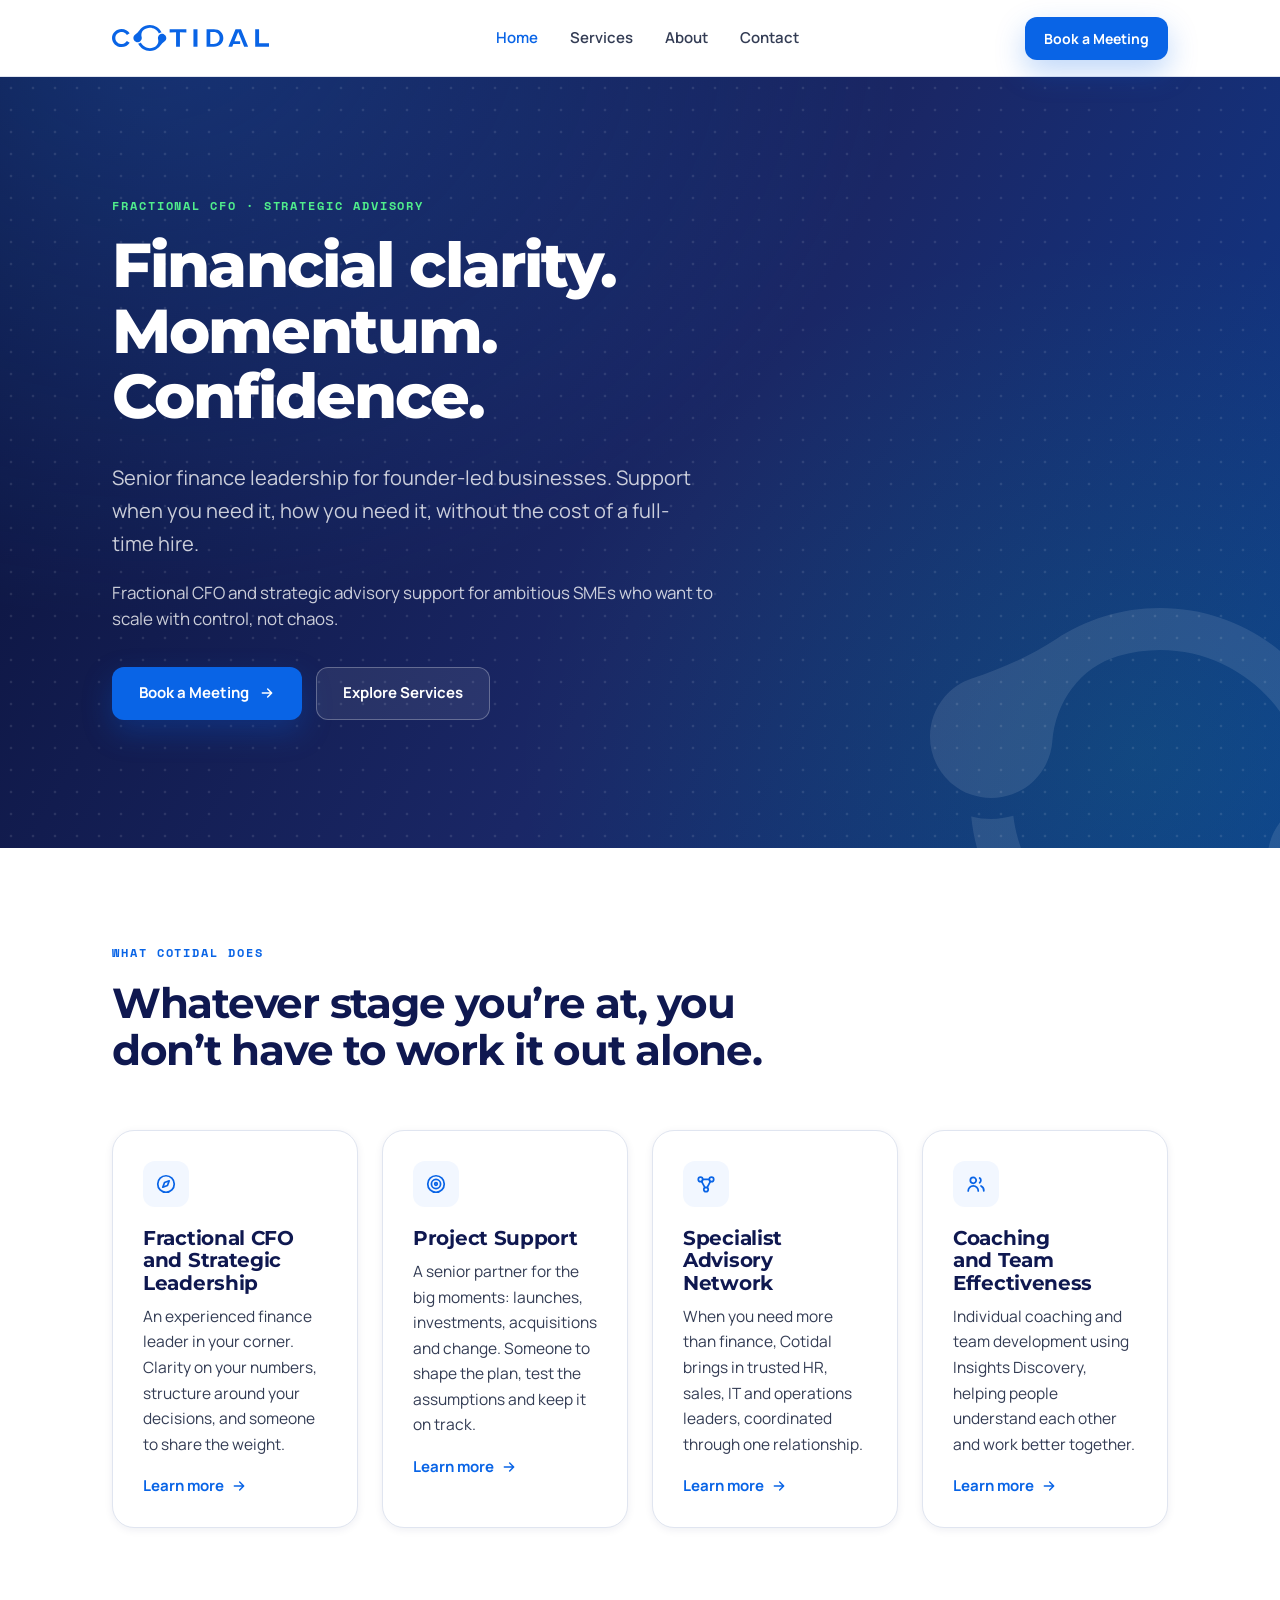
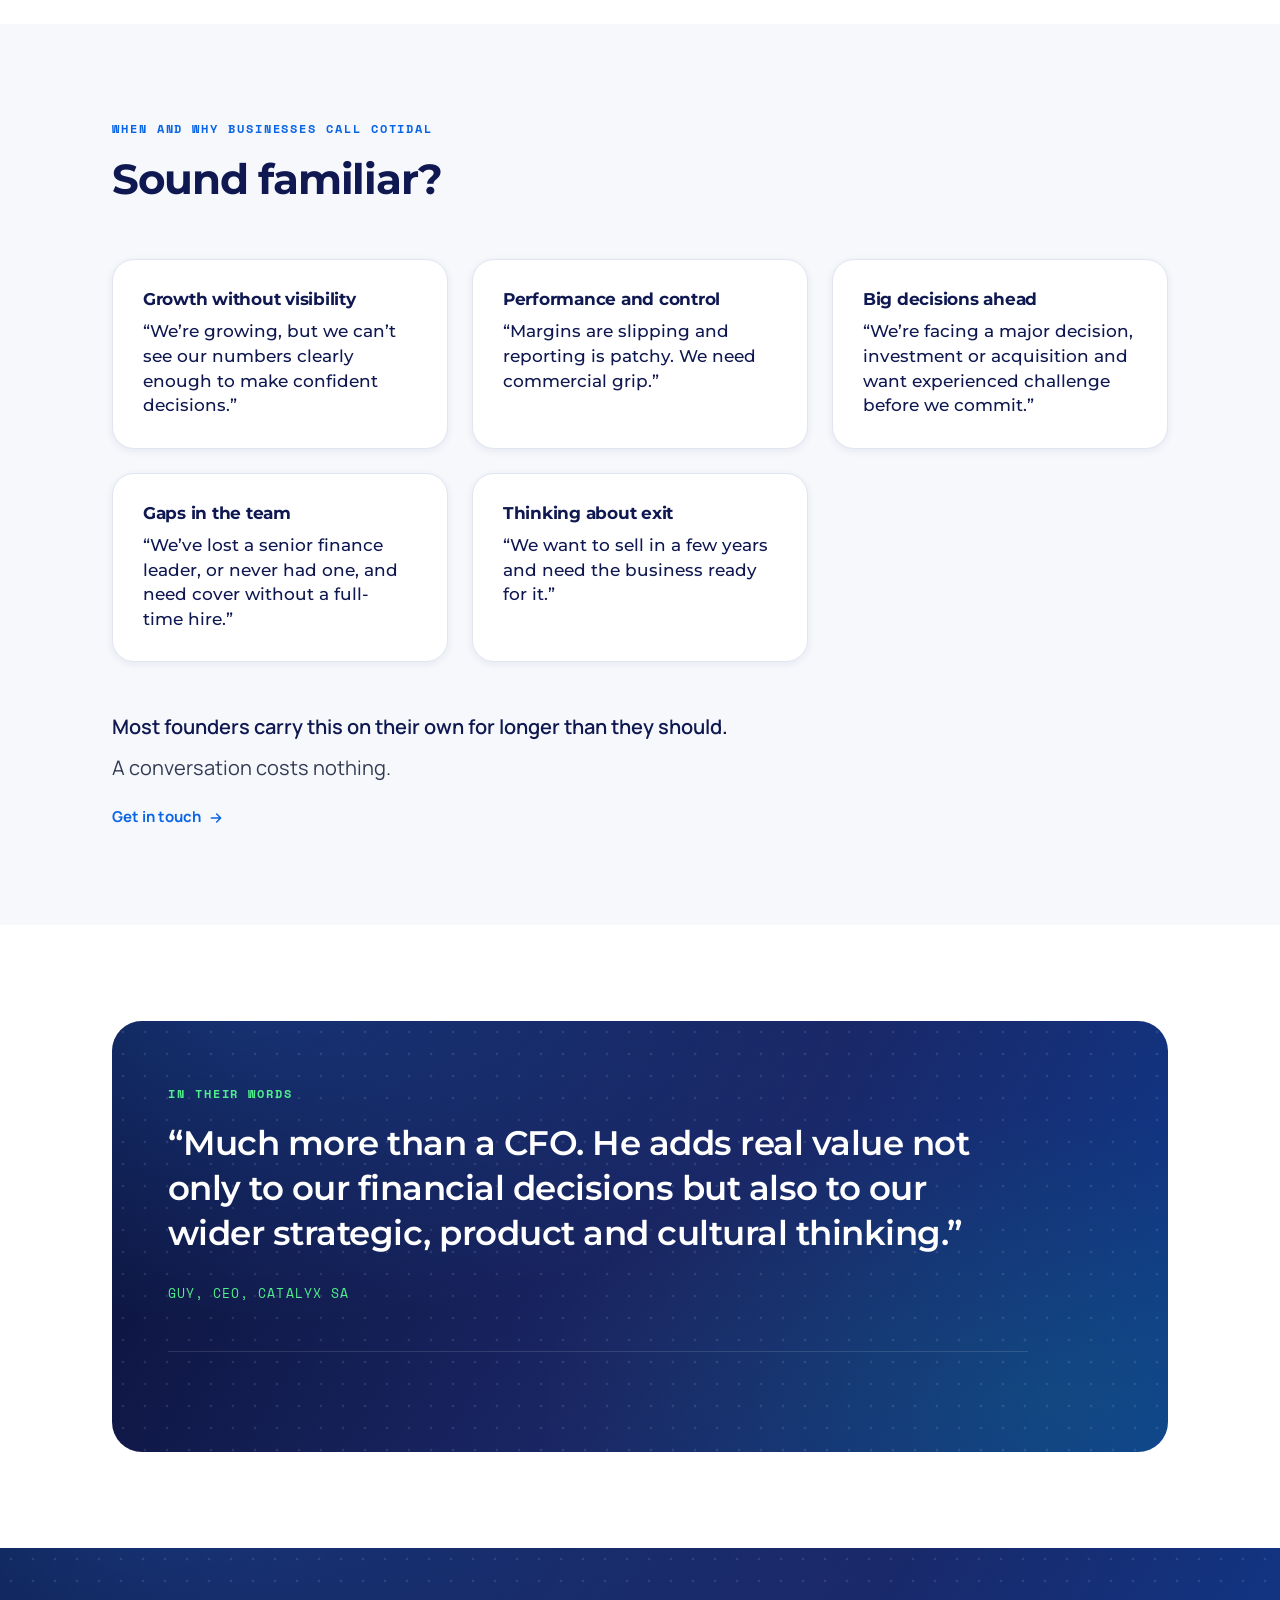
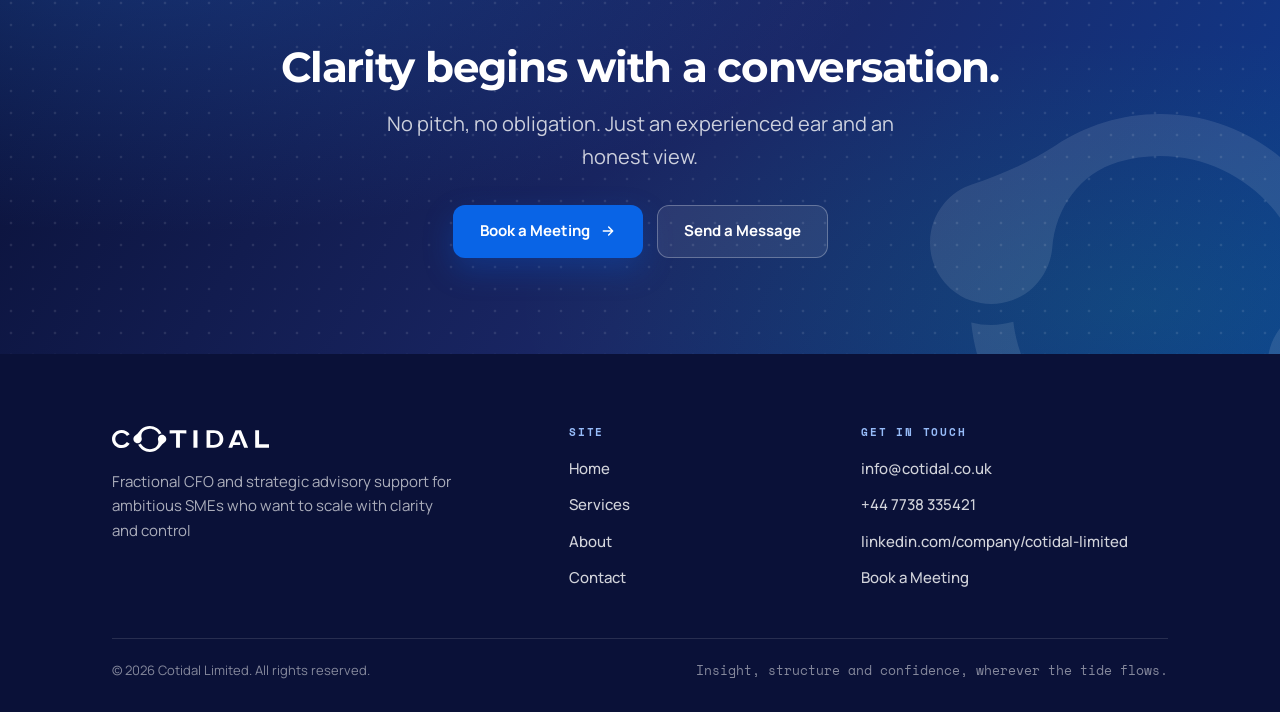
<file: index.html>
<!DOCTYPE html>
<html lang="en-GB">
<head>
<meta charset="utf-8">
<meta name="viewport" content="width=device-width, initial-scale=1">
<title>Cotidal | Fractional CFO and strategic advisory for ambitious SMEs</title>
<meta name="description" content="Senior finance leadership for founder-led businesses. Fractional CFO and strategic advisory support, when and how you need it.">
<link rel="icon" href="assets/favicon.png">
<link rel="stylesheet" href="assets/site.css">
</head>
<body>
<header class="nav">
  <div class="nav-inner">
    <a class="nav-logo" href="index.html" aria-label="Cotidal home"><img src="assets/cotidal-horizontal-main.svg" alt="Cotidal"></a>
    <button class="nav-toggle" id="navToggle" aria-label="Menu" aria-expanded="false"><svg viewBox="0 0 24 24" width="22" height="22" fill="none" stroke="currentColor" stroke-width="2" stroke-linecap="round"><path d="M4 7h16M4 12h16M4 17h16"/></svg></button>
    <nav class="nav-links" id="navLinks" data-open="false">
      <a href="index.html" aria-current="page">Home</a>
      <a href="services.html">Services</a>
      <a href="about.html">About</a>
      <a href="contact.html">Contact</a>
    </nav>
    <a class="btn btn-primary btn-sm" href="https://cal.com/tom-fitzgerald-seh8ar" target="_blank" rel="noopener">Book a Meeting</a>
  </div>
</header>
<main>

<section class="tide" style="padding:120px 0 128px">
  <div class="dots-layer"></div>
  <img class="orbit-mark" src="assets/cotidal-icon-whiteout.svg" alt="">
  <div class="wrap on-navy">
    <p class="eyebrow on-navy">FRACTIONAL CFO &middot; STRATEGIC ADVISORY</p>
    <h1 style="max-width:14ch">Financial clarity. Momentum. Confidence.</h1>
    <p class="lead" style="max-width:620px;margin-top:24px">Senior finance leadership for founder-led businesses. Support when you need it, how you need it, without the cost of a full-time hire.</p>
    <p style="max-width:620px;font-size:17px">Fractional CFO and strategic advisory support for ambitious SMEs who want to scale with control, not chaos.</p>
    <div class="btn-row" style="margin-top:36px">
      <a class="btn btn-primary" href="https://cal.com/tom-fitzgerald-seh8ar" target="_blank" rel="noopener">Book a Meeting <svg viewBox="0 0 24 24" width="16" height="16" fill="none" stroke="currentColor" stroke-width="2.2" stroke-linecap="round" stroke-linejoin="round"><path d="M5 12h13M13 6l6 6-6 6"/></svg></a>
      <a class="btn btn-ghost-inverse" href="services.html">Explore Services</a>
    </div>
  </div>
</section>

<section>
  <div class="wrap">
    <div class="section-head">
      <p class="eyebrow">WHAT COTIDAL DOES</p>
      <h2>Whatever stage you&rsquo;re at, you don&rsquo;t have to work it out alone.</h2>
    </div>
    <div class="grid grid-4">
      <article class="card card-hover">
        <div class="icon-badge"><svg viewBox="0 0 24 24" width="22" height="22" fill="none" stroke="currentColor" stroke-width="1.9" stroke-linecap="round" stroke-linejoin="round" ><circle cx="12" cy="12" r="9"/><path d="M15.5 8.5 13.6 13.6 8.5 15.5l1.9-5.1z"/></svg></div>
        <h3>Fractional CFO and Strategic Leadership</h3>
        <p>An experienced finance leader in your corner. Clarity on your numbers, structure around your decisions, and someone to share the weight.</p>
        <a class="textlink" href="services.html#fractional-cfo">Learn more <svg viewBox="0 0 24 24" width="16" height="16" fill="none" stroke="currentColor" stroke-width="2.2" stroke-linecap="round" stroke-linejoin="round"><path d="M5 12h13M13 6l6 6-6 6"/></svg></a>
      </article>
      <article class="card card-hover">
        <div class="icon-badge"><svg viewBox="0 0 24 24" width="22" height="22" fill="none" stroke="currentColor" stroke-width="1.9" stroke-linecap="round" stroke-linejoin="round" ><circle cx="12" cy="12" r="9"/><circle cx="12" cy="12" r="5"/><circle cx="12" cy="12" r="1.4"/></svg></div>
        <h3>Project Support</h3>
        <p>A senior partner for the big moments: launches, investments, acquisitions and change. Someone to shape the plan, test the assumptions and keep it on track.</p>
        <a class="textlink" href="services.html#project-support">Learn more <svg viewBox="0 0 24 24" width="16" height="16" fill="none" stroke="currentColor" stroke-width="2.2" stroke-linecap="round" stroke-linejoin="round"><path d="M5 12h13M13 6l6 6-6 6"/></svg></a>
      </article>
      <article class="card card-hover">
        <div class="icon-badge"><svg viewBox="0 0 24 24" width="22" height="22" fill="none" stroke="currentColor" stroke-width="1.9" stroke-linecap="round" stroke-linejoin="round" ><circle cx="6" cy="7" r="2.4"/><circle cx="18" cy="7" r="2.4"/><circle cx="12" cy="18" r="2.4"/><path d="M8.4 7h7.2M7.2 9.1 10.8 16M16.8 9.1 13.2 16"/></svg></div>
        <h3>Specialist Advisory Network</h3>
        <p>When you need more than finance, Cotidal brings in trusted HR, sales, IT and operations leaders, coordinated through one relationship.</p>
        <a class="textlink" href="services.html#advisory-network">Learn more <svg viewBox="0 0 24 24" width="16" height="16" fill="none" stroke="currentColor" stroke-width="2.2" stroke-linecap="round" stroke-linejoin="round"><path d="M5 12h13M13 6l6 6-6 6"/></svg></a>
      </article>
      <article class="card card-hover">
        <div class="icon-badge"><svg viewBox="0 0 24 24" width="22" height="22" fill="none" stroke="currentColor" stroke-width="1.9" stroke-linecap="round" stroke-linejoin="round" ><circle cx="9" cy="8" r="3.2"/><path d="M3.5 19.5a5.5 5.5 0 0 1 11 0"/><path d="M16 5.4a3.2 3.2 0 0 1 0 5.2M17.5 14.2a5.5 5.5 0 0 1 3 5.3"/></svg></div>
        <h3>Coaching and Team Effectiveness</h3>
        <p>Individual coaching and team development using Insights Discovery, helping people understand each other and work better together.</p>
        <a class="textlink" href="services.html#coaching">Learn more <svg viewBox="0 0 24 24" width="16" height="16" fill="none" stroke="currentColor" stroke-width="2.2" stroke-linecap="round" stroke-linejoin="round"><path d="M5 12h13M13 6l6 6-6 6"/></svg></a>
      </article>
    </div>
  </div>
</section>

<section class="bg-subtle">
  <div class="wrap">
    <div class="section-head">
      <p class="eyebrow">WHEN AND WHY BUSINESSES CALL COTIDAL</p>
      <h2>Sound familiar?</h2>
    </div>
    <div class="grid grid-3">
      <article class="card">
        <h3 style="font-size:17px">Growth without visibility</h3>
        <p style="font-family:var(--font-display);font-weight:500;font-size:17px;line-height:1.45;color:var(--text-strong)">&ldquo;We&rsquo;re growing, but we can&rsquo;t see our numbers clearly enough to make confident decisions.&rdquo;</p>
      </article>
      <article class="card">
        <h3 style="font-size:17px">Performance and control</h3>
        <p style="font-family:var(--font-display);font-weight:500;font-size:17px;line-height:1.45;color:var(--text-strong)">&ldquo;Margins are slipping and reporting is patchy. We need commercial grip.&rdquo;</p>
      </article>
      <article class="card">
        <h3 style="font-size:17px">Big decisions ahead</h3>
        <p style="font-family:var(--font-display);font-weight:500;font-size:17px;line-height:1.45;color:var(--text-strong)">&ldquo;We&rsquo;re facing a major decision, investment or acquisition and want experienced challenge before we commit.&rdquo;</p>
      </article>
      <article class="card">
        <h3 style="font-size:17px">Gaps in the team</h3>
        <p style="font-family:var(--font-display);font-weight:500;font-size:17px;line-height:1.45;color:var(--text-strong)">&ldquo;We&rsquo;ve lost a senior finance leader, or never had one, and need cover without a full-time hire.&rdquo;</p>
      </article>
      <article class="card">
        <h3 style="font-size:17px">Thinking about exit</h3>
        <p style="font-family:var(--font-display);font-weight:500;font-size:17px;line-height:1.45;color:var(--text-strong)">&ldquo;We want to sell in a few years and need the business ready for it.&rdquo;</p>
      </article>
    </div>
    <div style="margin-top:48px;max-width:640px">
      <p class="lead" style="color:var(--text-strong);font-weight:600;margin-bottom:8px">Most founders carry this on their own for longer than they should.</p>
      <p class="lead" style="margin-bottom:20px">A conversation costs nothing.</p>
      <a class="textlink" href="contact.html">Get in touch <svg viewBox="0 0 24 24" width="16" height="16" fill="none" stroke="currentColor" stroke-width="2.2" stroke-linecap="round" stroke-linejoin="round"><path d="M5 12h13M13 6l6 6-6 6"/></svg></a>
    </div>
  </div>
</section>

<section>
  <div class="wrap">
    <div class="tide" style="border-radius:var(--radius-2xl);padding:64px 56px">
      <div class="dots-layer"></div>
      <div class="on-navy" style="max-width:860px">
        <p class="eyebrow on-navy">IN THEIR WORDS</p>
        <blockquote class="quote">&ldquo;Much more than a CFO. He adds real value not only to our financial decisions but also to our wider strategic, product and cultural thinking.&rdquo;</blockquote>
        <p style="font-family:var(--font-mono);font-size:13px;letter-spacing:0.08em;color:var(--green-400);margin:0">GUY, CEO, CATALYX SA</p>
        <div class="logo-row" style="margin-top:48px;padding-top:36px;border-top:1px solid rgba(255,255,255,0.12)">
        </div>
      </div>
    </div>
  </div>
</section>

<section class="tide">
  <div class="dots-layer"></div>
  <img class="orbit-mark" src="assets/cotidal-icon-whiteout.svg" alt="">
  <div class="wrap on-navy" style="text-align:center;max-width:820px">
    <h2 style="margin-bottom:16px">Clarity begins with a conversation.</h2>
    <p class="lead" style="margin:0 auto 32px;max-width:620px">No pitch, no obligation. Just an experienced ear and an honest view.</p>
    <div class="btn-row" style="justify-content:center"><a class="btn btn-primary" href="https://cal.com/tom-fitzgerald-seh8ar" target="_blank" rel="noopener">Book a Meeting <svg viewBox="0 0 24 24" width="16" height="16" fill="none" stroke="currentColor" stroke-width="2.2" stroke-linecap="round" stroke-linejoin="round"><path d="M5 12h13M13 6l6 6-6 6"/></svg></a><a class="btn btn-ghost-inverse" href="contact.html">Send a Message</a></div>
  </div>
</section>

</main>
<footer class="footer">
  <div class="wrap">
    <div class="footer-grid">
      <div>
        <img class="logo" src="assets/cotidal-horizontal-whiteout.svg" alt="Cotidal">
        <p style="margin-top:18px">Fractional CFO and strategic advisory support for ambitious SMEs who want to scale with clarity and control</p>
      </div>
      <div>
        <h4>Site</h4>
        <ul>
          <li><a href="index.html">Home</a></li>
          <li><a href="services.html">Services</a></li>
          <li><a href="about.html">About</a></li>
          <li><a href="contact.html">Contact</a></li>
        </ul>
      </div>
      <div>
        <h4>Get in touch</h4>
        <ul>
          <li><a href="mailto:info@cotidal.co.uk">info@cotidal.co.uk</a></li>
          <li><a href="tel:+447738335421">+44 7738 335421</a></li>
          <li><a href="https://www.linkedin.com/company/cotidal-limited" target="_blank" rel="noopener">linkedin.com/company/cotidal-limited</a></li>
          <li><a href="https://cal.com/tom-fitzgerald-seh8ar" target="_blank" rel="noopener">Book a Meeting</a></li>
        </ul>
      </div>
    </div>
    <div class="footer-base">
      <span>&copy; 2026 Cotidal Limited. All rights reserved.</span>
      <span class="mono">Insight, structure and confidence, wherever the tide flows.</span>
    </div>
  </div>
</footer>
<script src="assets/site.js"></script>
</body>
</html>
</file>
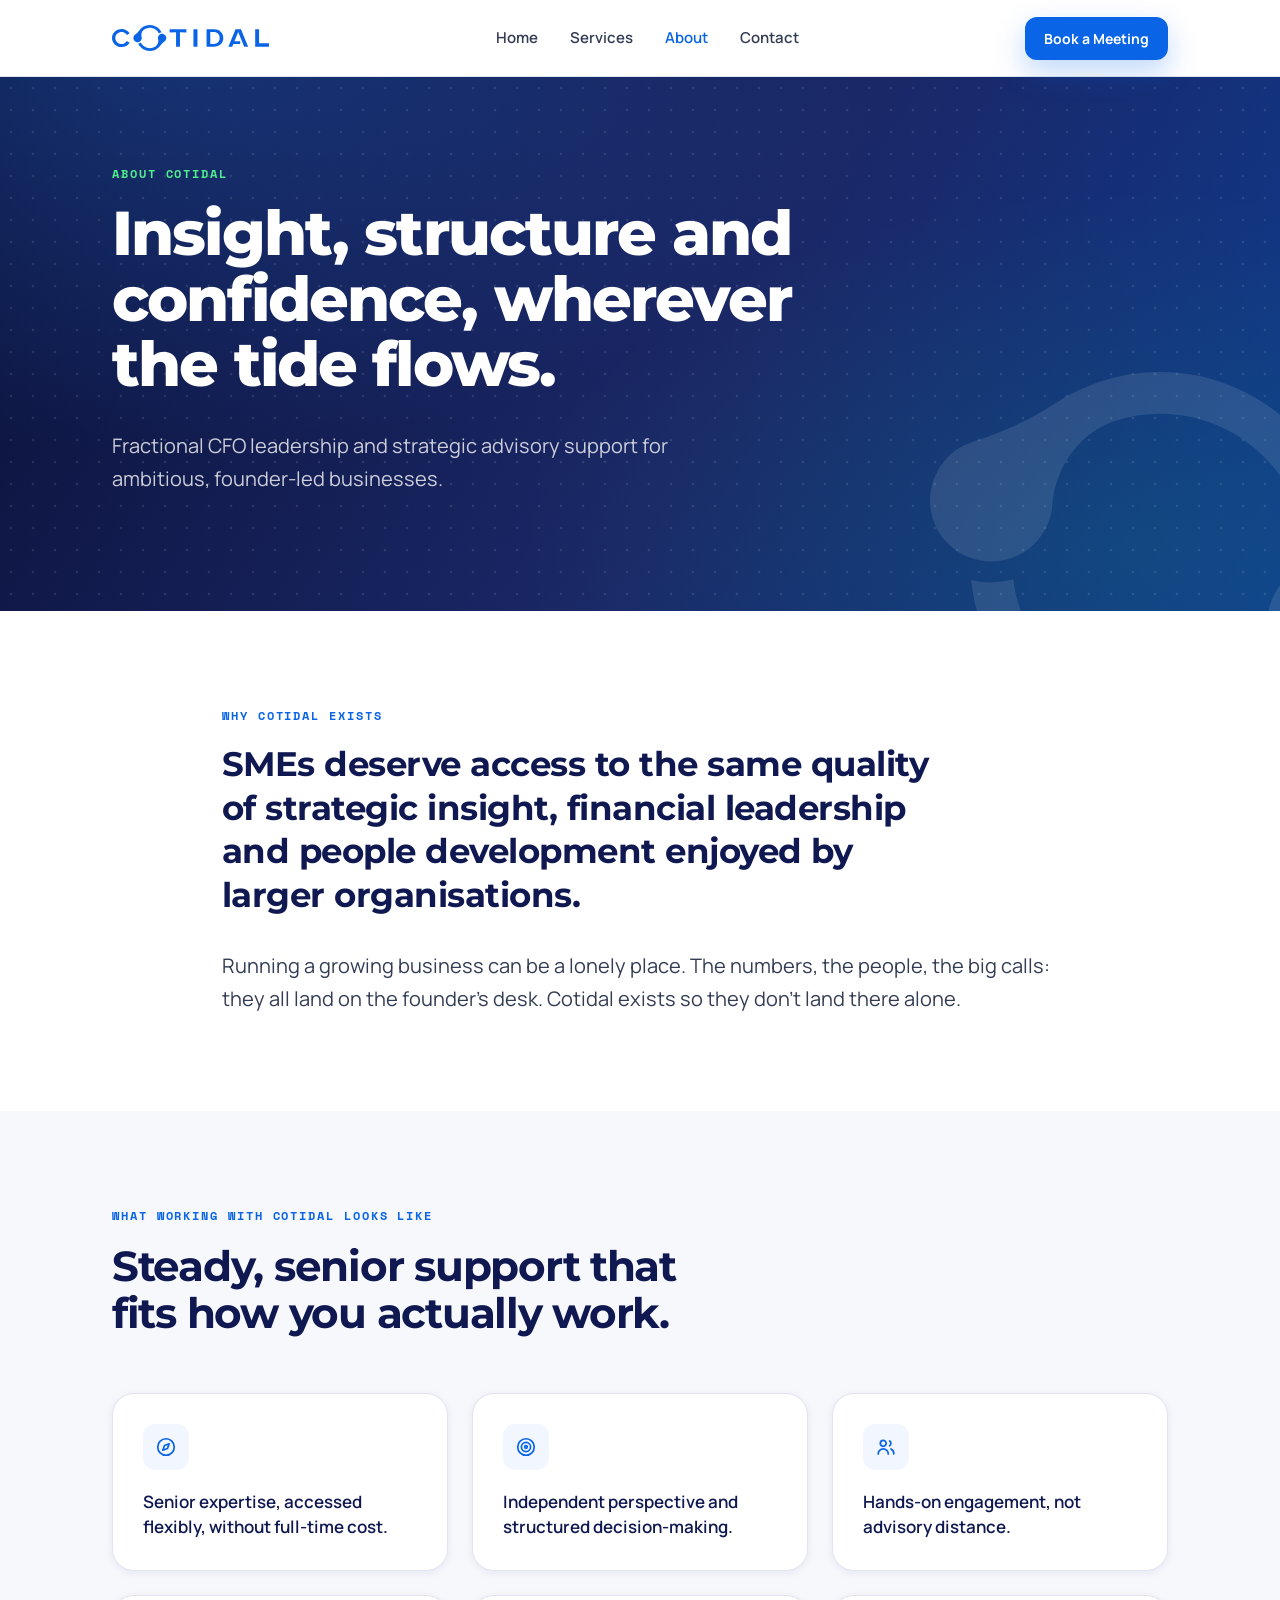
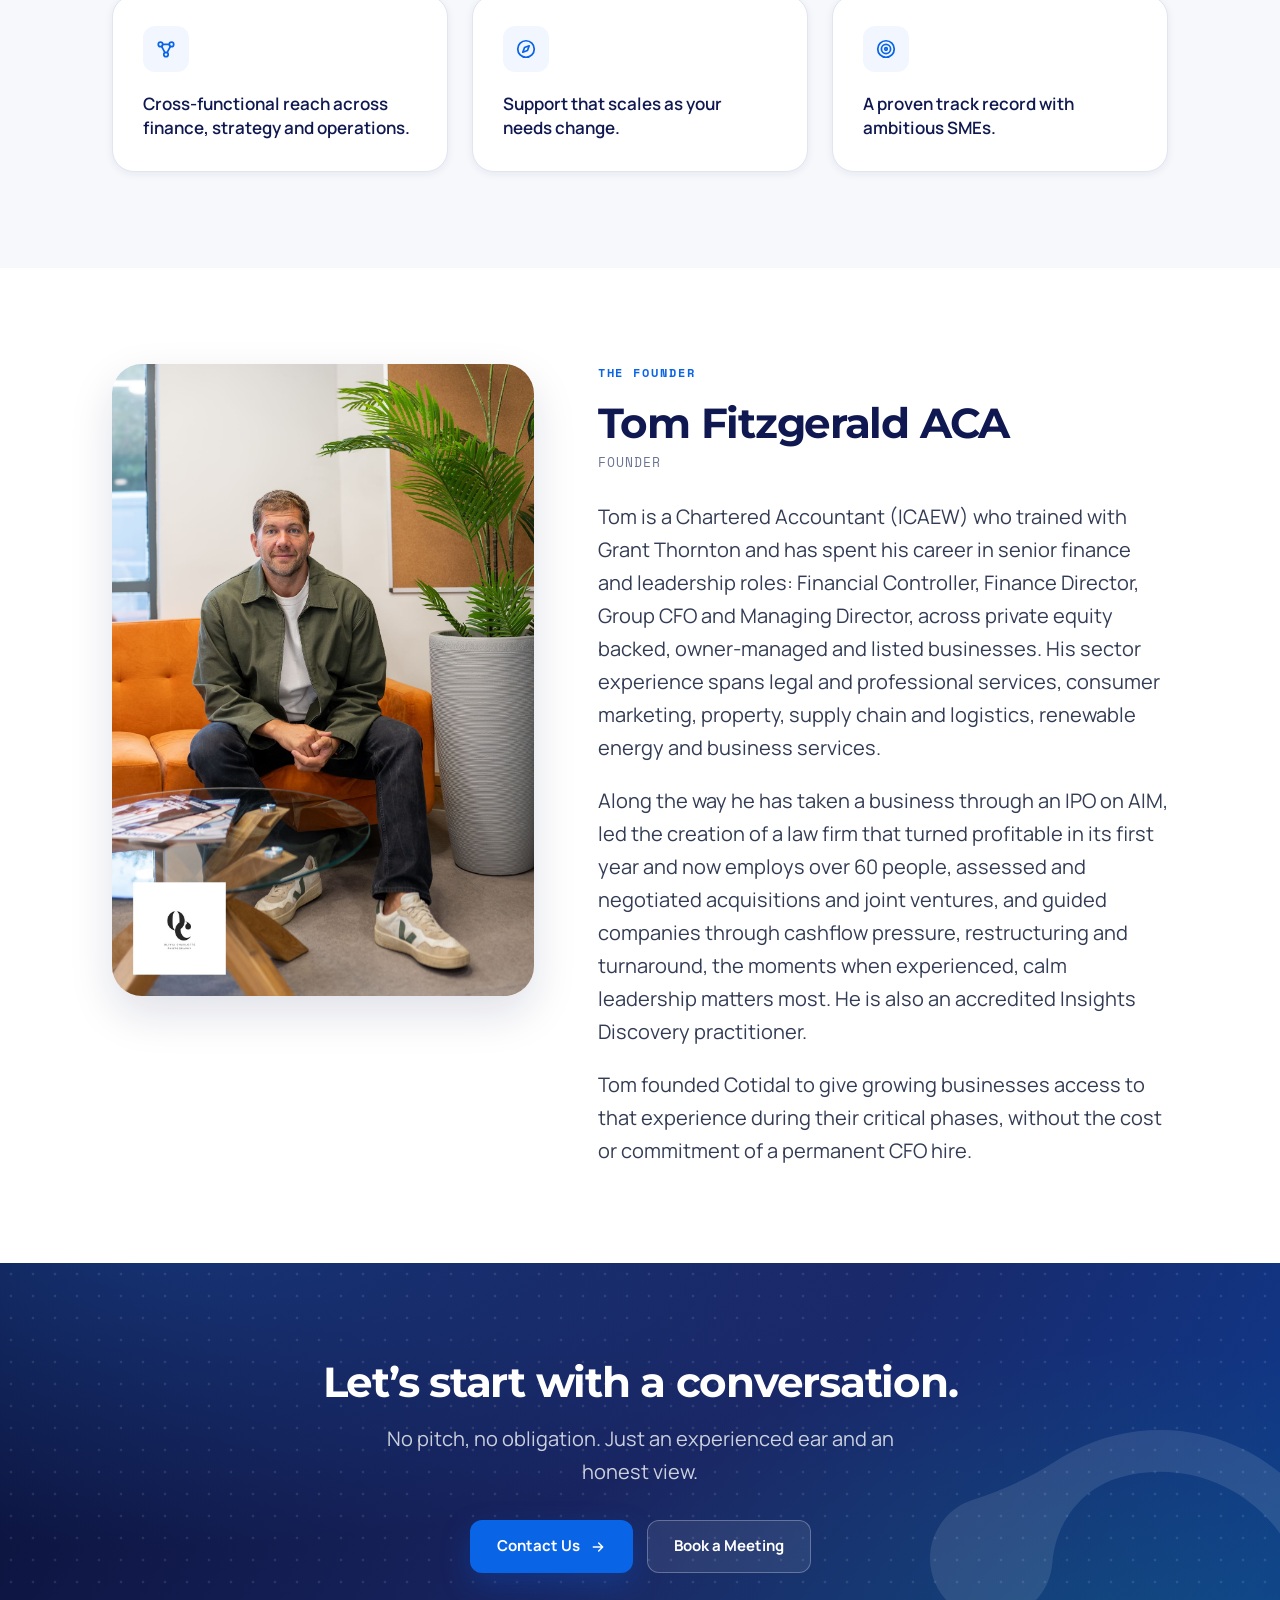
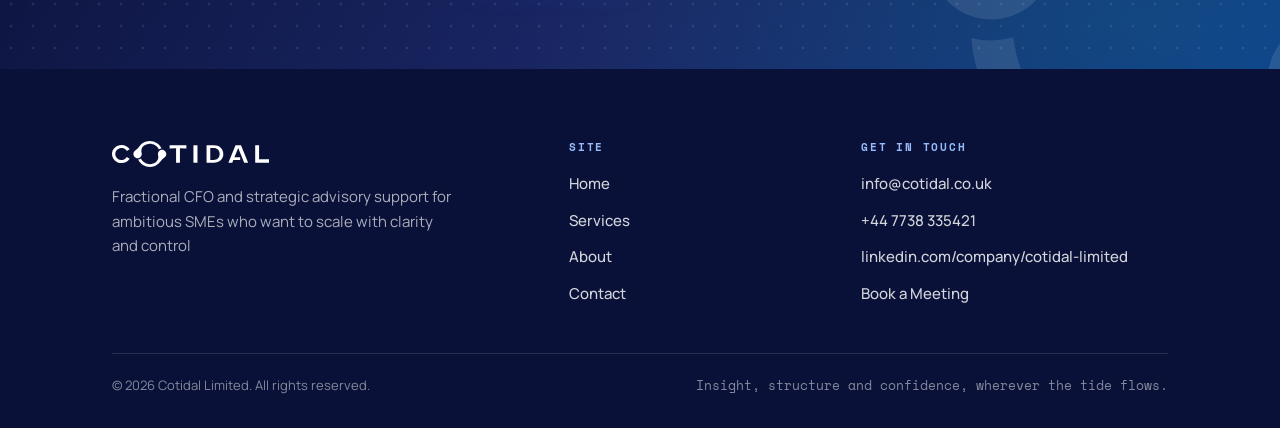
<file: about.html>
<!DOCTYPE html>
<html lang="en-GB">
<head>
<meta charset="utf-8">
<meta name="viewport" content="width=device-width, initial-scale=1">
<title>About | Cotidal</title>
<meta name="description" content="Cotidal is led by Tom Fitzgerald ACA, a Chartered Accountant and former Group CFO and Managing Director.">
<link rel="icon" href="assets/favicon.png">
<link rel="stylesheet" href="assets/site.css">
</head>
<body>
<header class="nav">
  <div class="nav-inner">
    <a class="nav-logo" href="index.html" aria-label="Cotidal home"><img src="assets/cotidal-horizontal-main.svg" alt="Cotidal"></a>
    <button class="nav-toggle" id="navToggle" aria-label="Menu" aria-expanded="false"><svg viewBox="0 0 24 24" width="22" height="22" fill="none" stroke="currentColor" stroke-width="2" stroke-linecap="round"><path d="M4 7h16M4 12h16M4 17h16"/></svg></button>
    <nav class="nav-links" id="navLinks" data-open="false">
      <a href="index.html">Home</a>
      <a href="services.html">Services</a>
      <a href="about.html" aria-current="page">About</a>
      <a href="contact.html">Contact</a>
    </nav>
    <a class="btn btn-primary btn-sm" href="https://cal.com/tom-fitzgerald-seh8ar" target="_blank" rel="noopener">Book a Meeting</a>
  </div>
</header>
<main>

<section class="tide" style="padding:88px 0 96px">
  <div class="dots-layer"></div>
  <img class="orbit-mark" src="assets/cotidal-icon-whiteout.svg" alt="">
  <div class="wrap on-navy">
    <p class="eyebrow on-navy">ABOUT COTIDAL</p>
    <h1 style="max-width:20ch">Insight, structure and confidence, wherever the tide flows.</h1>
    <p class="lead" style="max-width:640px;margin-top:20px">Fractional CFO leadership and strategic advisory support for ambitious, founder-led businesses.</p>
  </div>
</section>

<section>
  <div class="wrap-md" style="max-width:900px">
    <p class="eyebrow">WHY COTIDAL EXISTS</p>
    <p style="font-family:var(--font-display);font-weight:700;font-size:clamp(24px,2.9vw,34px);line-height:1.28;letter-spacing:var(--tracking-tight);color:var(--text-strong);margin-bottom:32px">SMEs deserve access to the same quality of strategic insight, financial leadership and people development enjoyed by larger organisations.</p>
    <p class="lead" style="margin:0">Running a growing business can be a lonely place. The numbers, the people, the big calls: they all land on the founder&rsquo;s desk. Cotidal exists so they don&rsquo;t land there alone.</p>
  </div>
</section>

<section class="bg-subtle">
  <div class="wrap">
    <div class="section-head">
      <p class="eyebrow">WHAT WORKING WITH COTIDAL LOOKS LIKE</p>
      <h2>Steady, senior support that fits how you actually work.</h2>
    </div>
    <div class="grid grid-3">
      <div class="card">
        <div class="icon-badge"><svg viewBox="0 0 24 24" width="22" height="22" fill="none" stroke="currentColor" stroke-width="1.9" stroke-linecap="round" stroke-linejoin="round" ><circle cx="12" cy="12" r="9"/><path d="M15.5 8.5 13.6 13.6 8.5 15.5l1.9-5.1z"/></svg></div>
        <p style="font-size:17px;font-weight:600;color:var(--text-strong);margin:0;line-height:1.45">Senior expertise, accessed flexibly, without full-time cost.</p>
      </div>
      <div class="card">
        <div class="icon-badge"><svg viewBox="0 0 24 24" width="22" height="22" fill="none" stroke="currentColor" stroke-width="1.9" stroke-linecap="round" stroke-linejoin="round" ><circle cx="12" cy="12" r="9"/><circle cx="12" cy="12" r="5"/><circle cx="12" cy="12" r="1.4"/></svg></div>
        <p style="font-size:17px;font-weight:600;color:var(--text-strong);margin:0;line-height:1.45">Independent perspective and structured decision-making.</p>
      </div>
      <div class="card">
        <div class="icon-badge"><svg viewBox="0 0 24 24" width="22" height="22" fill="none" stroke="currentColor" stroke-width="1.9" stroke-linecap="round" stroke-linejoin="round" ><circle cx="9" cy="8" r="3.2"/><path d="M3.5 19.5a5.5 5.5 0 0 1 11 0"/><path d="M16 5.4a3.2 3.2 0 0 1 0 5.2M17.5 14.2a5.5 5.5 0 0 1 3 5.3"/></svg></div>
        <p style="font-size:17px;font-weight:600;color:var(--text-strong);margin:0;line-height:1.45">Hands-on engagement, not advisory distance.</p>
      </div>
      <div class="card">
        <div class="icon-badge"><svg viewBox="0 0 24 24" width="22" height="22" fill="none" stroke="currentColor" stroke-width="1.9" stroke-linecap="round" stroke-linejoin="round" ><circle cx="6" cy="7" r="2.4"/><circle cx="18" cy="7" r="2.4"/><circle cx="12" cy="18" r="2.4"/><path d="M8.4 7h7.2M7.2 9.1 10.8 16M16.8 9.1 13.2 16"/></svg></div>
        <p style="font-size:17px;font-weight:600;color:var(--text-strong);margin:0;line-height:1.45">Cross-functional reach across finance, strategy and operations.</p>
      </div>
      <div class="card">
        <div class="icon-badge"><svg viewBox="0 0 24 24" width="22" height="22" fill="none" stroke="currentColor" stroke-width="1.9" stroke-linecap="round" stroke-linejoin="round" ><circle cx="12" cy="12" r="9"/><path d="M15.5 8.5 13.6 13.6 8.5 15.5l1.9-5.1z"/></svg></div>
        <p style="font-size:17px;font-weight:600;color:var(--text-strong);margin:0;line-height:1.45">Support that scales as your needs change.</p>
      </div>
      <div class="card">
        <div class="icon-badge"><svg viewBox="0 0 24 24" width="22" height="22" fill="none" stroke="currentColor" stroke-width="1.9" stroke-linecap="round" stroke-linejoin="round" ><circle cx="12" cy="12" r="9"/><circle cx="12" cy="12" r="5"/><circle cx="12" cy="12" r="1.4"/></svg></div>
        <p style="font-size:17px;font-weight:600;color:var(--text-strong);margin:0;line-height:1.45">A proven track record with ambitious SMEs.</p>
      </div>
    </div>
  </div>
</section>

<section>
  <div class="wrap">
    <div class="grid" style="grid-template-columns:0.85fr 1.15fr;gap:64px;align-items:start">
      <div>
        <img src="assets/tom-fitzgerald.jpg" alt="Tom Fitzgerald, founder of Cotidal" style="border-radius:var(--radius-2xl);width:100%;box-shadow:var(--shadow-lg)">
      </div>
      <div>
        <p class="eyebrow">THE FOUNDER</p>
        <h2 style="margin-bottom:6px">Tom Fitzgerald ACA</h2>
        <p style="font-family:var(--font-mono);font-size:13px;letter-spacing:0.08em;text-transform:uppercase;color:var(--text-muted);margin-bottom:28px">Founder</p>
        <p class="lead">Tom is a Chartered Accountant (ICAEW) who trained with Grant Thornton and has spent his career in senior finance and leadership roles: Financial Controller, Finance Director, Group CFO and Managing Director, across private equity backed, owner-managed and listed businesses. His sector experience spans legal and professional services, consumer marketing, property, supply chain and logistics, renewable energy and business services.</p>
        <p class="lead">Along the way he has taken a business through an IPO on AIM, led the creation of a law firm that turned profitable in its first year and now employs over 60 people, assessed and negotiated acquisitions and joint ventures, and guided companies through cashflow pressure, restructuring and turnaround, the moments when experienced, calm leadership matters most. He is also an accredited Insights Discovery practitioner.</p>
        <p class="lead" style="margin-bottom:0">Tom founded Cotidal to give growing businesses access to that experience during their critical phases, without the cost or commitment of a permanent CFO hire.</p>
      </div>
    </div>
  </div>
</section>

<section class="tide">
  <div class="dots-layer"></div>
  <img class="orbit-mark" src="assets/cotidal-icon-whiteout.svg" alt="">
  <div class="wrap on-navy" style="text-align:center;max-width:820px">
    <h2 style="margin-bottom:16px">Let&rsquo;s start with a conversation.</h2>
    <p class="lead" style="margin:0 auto 32px;max-width:620px">No pitch, no obligation. Just an experienced ear and an honest view.</p>
    <div class="btn-row" style="justify-content:center"><a class="btn btn-primary" href="contact.html">Contact Us <svg viewBox="0 0 24 24" width="16" height="16" fill="none" stroke="currentColor" stroke-width="2.2" stroke-linecap="round" stroke-linejoin="round"><path d="M5 12h13M13 6l6 6-6 6"/></svg></a><a class="btn btn-ghost-inverse" href="https://cal.com/tom-fitzgerald-seh8ar" target="_blank" rel="noopener">Book a Meeting</a></div>
  </div>
</section>

</main>
<footer class="footer">
  <div class="wrap">
    <div class="footer-grid">
      <div>
        <img class="logo" src="assets/cotidal-horizontal-whiteout.svg" alt="Cotidal">
        <p style="margin-top:18px">Fractional CFO and strategic advisory support for ambitious SMEs who want to scale with clarity and control</p>
      </div>
      <div>
        <h4>Site</h4>
        <ul>
          <li><a href="index.html">Home</a></li>
          <li><a href="services.html">Services</a></li>
          <li><a href="about.html">About</a></li>
          <li><a href="contact.html">Contact</a></li>
        </ul>
      </div>
      <div>
        <h4>Get in touch</h4>
        <ul>
          <li><a href="mailto:info@cotidal.co.uk">info@cotidal.co.uk</a></li>
          <li><a href="tel:+447738335421">+44 7738 335421</a></li>
          <li><a href="https://www.linkedin.com/company/cotidal-limited" target="_blank" rel="noopener">linkedin.com/company/cotidal-limited</a></li>
          <li><a href="https://cal.com/tom-fitzgerald-seh8ar" target="_blank" rel="noopener">Book a Meeting</a></li>
        </ul>
      </div>
    </div>
    <div class="footer-base">
      <span>&copy; 2026 Cotidal Limited. All rights reserved.</span>
      <span class="mono">Insight, structure and confidence, wherever the tide flows.</span>
    </div>
  </div>
</footer>
<script src="assets/site.js"></script>
</body>
</html>
</file>
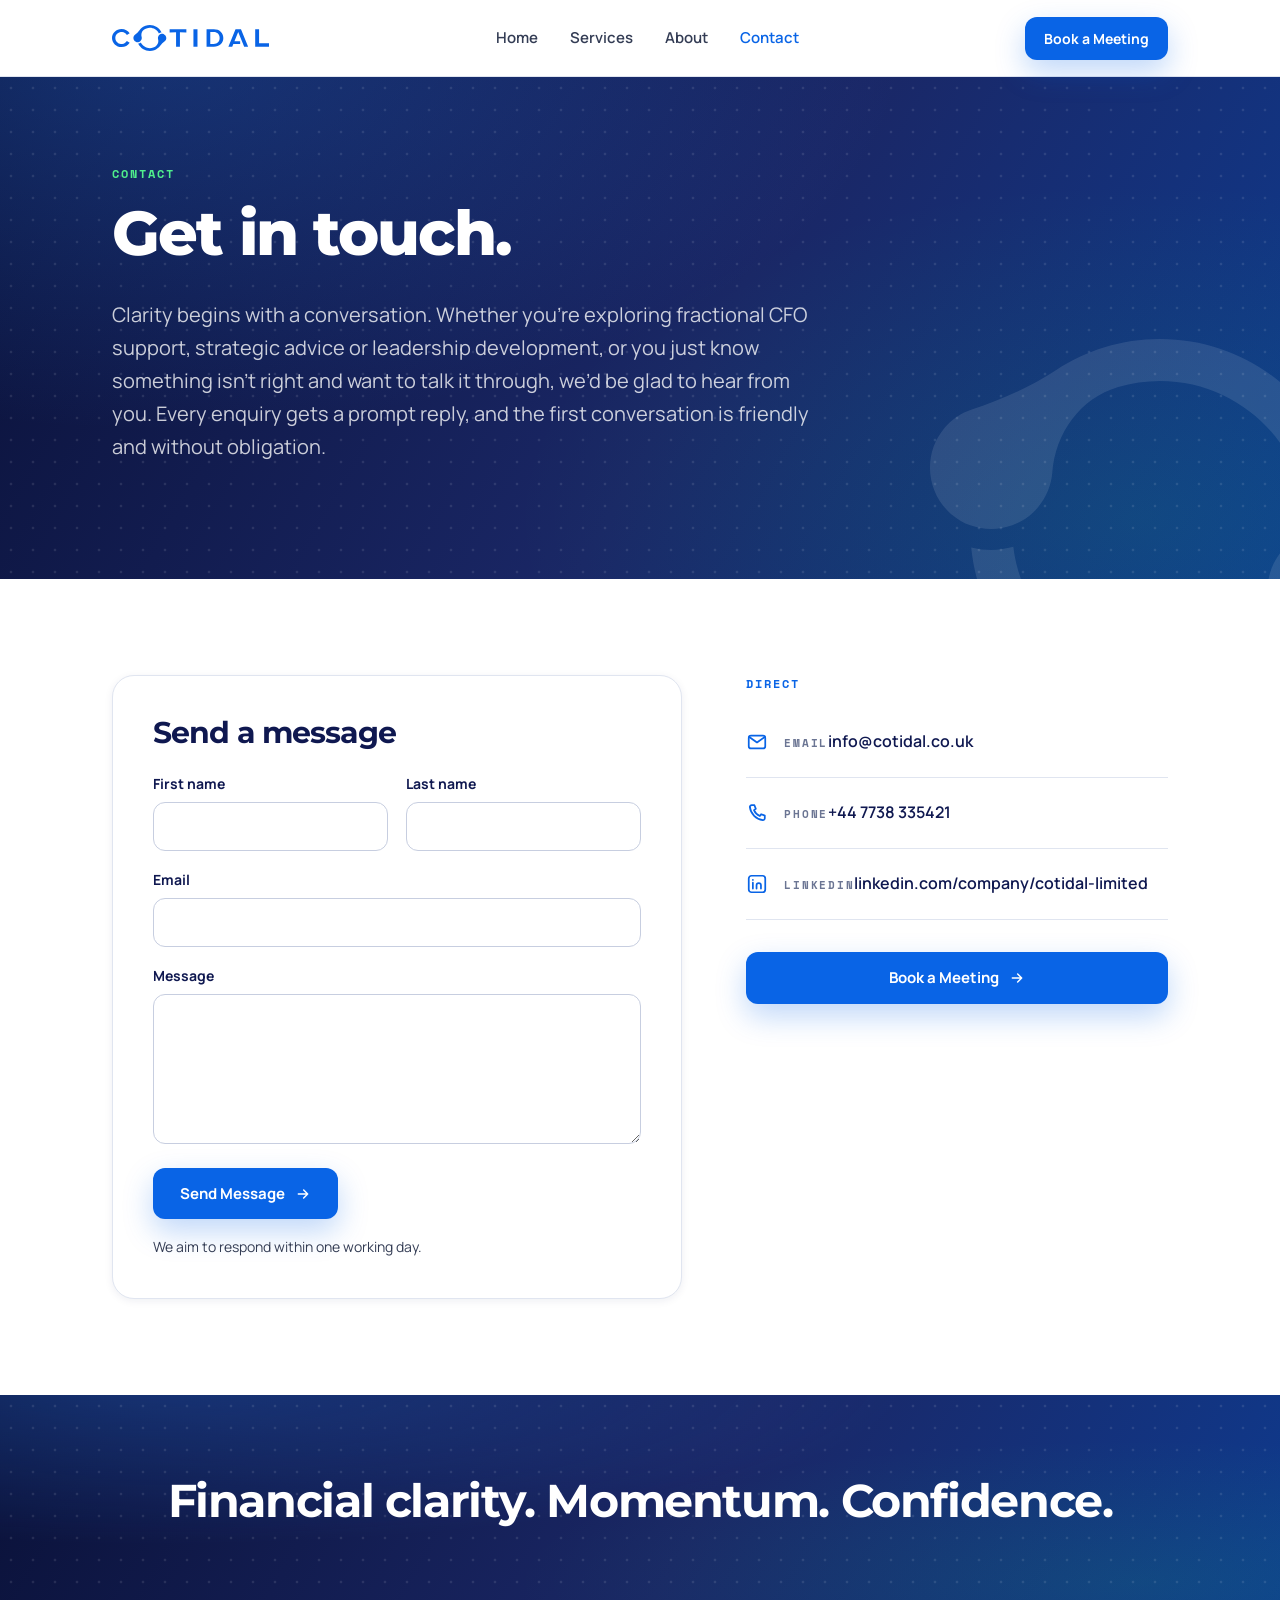
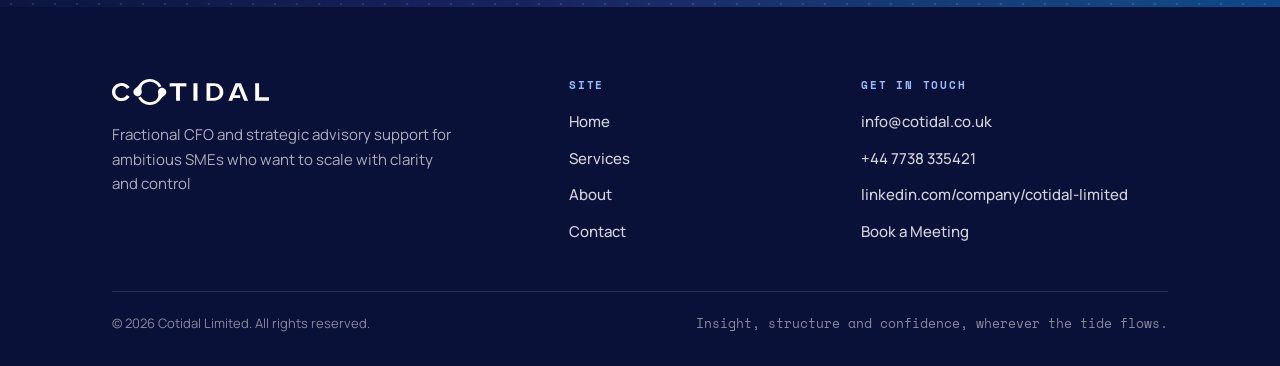
<file: contact.html>
<!DOCTYPE html>
<html lang="en-GB">
<head>
<meta charset="utf-8">
<meta name="viewport" content="width=device-width, initial-scale=1">
<title>Contact | Cotidal</title>
<meta name="description" content="Clarity begins with a conversation. Email info@cotidal.co.uk or book a meeting with Cotidal.">
<link rel="icon" href="assets/favicon.png">
<link rel="stylesheet" href="assets/site.css">
</head>
<body>
<header class="nav">
  <div class="nav-inner">
    <a class="nav-logo" href="index.html" aria-label="Cotidal home"><img src="assets/cotidal-horizontal-main.svg" alt="Cotidal"></a>
    <button class="nav-toggle" id="navToggle" aria-label="Menu" aria-expanded="false"><svg viewBox="0 0 24 24" width="22" height="22" fill="none" stroke="currentColor" stroke-width="2" stroke-linecap="round"><path d="M4 7h16M4 12h16M4 17h16"/></svg></button>
    <nav class="nav-links" id="navLinks" data-open="false">
      <a href="index.html">Home</a>
      <a href="services.html">Services</a>
      <a href="about.html">About</a>
      <a href="contact.html" aria-current="page">Contact</a>
    </nav>
    <a class="btn btn-primary btn-sm" href="https://cal.com/tom-fitzgerald-seh8ar" target="_blank" rel="noopener">Book a Meeting</a>
  </div>
</header>
<main>

<section class="tide" style="padding:88px 0 96px">
  <div class="dots-layer"></div>
  <img class="orbit-mark" src="assets/cotidal-icon-whiteout.svg" alt="">
  <div class="wrap on-navy">
    <p class="eyebrow on-navy">CONTACT</p>
    <h1>Get in touch.</h1>
    <p class="lead" style="max-width:720px;margin-top:20px">Clarity begins with a conversation. Whether you&rsquo;re exploring fractional CFO support, strategic advice or leadership development, or you just know something isn&rsquo;t right and want to talk it through, we&rsquo;d be glad to hear from you. Every enquiry gets a prompt reply, and the first conversation is friendly and without obligation.</p>
  </div>
</section>

<section>
  <div class="wrap">
    <div class="grid" style="grid-template-columns:1.15fr 0.85fr;gap:64px;align-items:start">
      <div class="card" style="padding:40px">
        <h2 style="font-size:var(--text-2xl);margin-bottom:24px">Send a message</h2>
        <form id="contactForm" novalidate>
          <div class="grid grid-2" style="gap:18px">
            <div class="field">
              <label for="first">First name</label>
              <input id="first" name="first" type="text" autocomplete="given-name" required>
            </div>
            <div class="field">
              <label for="last">Last name</label>
              <input id="last" name="last" type="text" autocomplete="family-name" required>
            </div>
          </div>
          <div class="field" style="margin-top:18px">
            <label for="email">Email</label>
            <input id="email" name="email" type="email" autocomplete="email" required>
          </div>
          <div class="field" style="margin-top:18px">
            <label for="message">Message</label>
            <textarea id="message" name="message" required></textarea>
          </div>
          <button class="btn btn-primary" type="submit" style="margin-top:24px">Send Message <svg viewBox="0 0 24 24" width="16" height="16" fill="none" stroke="currentColor" stroke-width="2.2" stroke-linecap="round" stroke-linejoin="round"><path d="M5 12h13M13 6l6 6-6 6"/></svg></button>
          <p class="muted" style="font-size:14px;margin:16px 0 0">We aim to respond within one working day.</p>
        </form>
      </div>
      <div>
        <p class="eyebrow">DIRECT</p>
        <ul class="contact-list">
          <li><span style="color:var(--primary);margin-top:2px"><svg viewBox="0 0 24 24" width="22" height="22" fill="none" stroke="currentColor" stroke-width="1.9" stroke-linecap="round" stroke-linejoin="round" width="20" height="20"><rect x="3" y="5" width="18" height="14" rx="2.5"/><path d="m3.6 6.5 8.4 6 8.4-6"/></svg></span><span><span class="label">Email</span><a href="mailto:info@cotidal.co.uk">info@cotidal.co.uk</a></span></li>
          <li><span style="color:var(--primary);margin-top:2px"><svg viewBox="0 0 24 24" width="22" height="22" fill="none" stroke="currentColor" stroke-width="1.9" stroke-linecap="round" stroke-linejoin="round" width="20" height="20"><path d="M6.2 3.5h3l1.5 4-2 1.4a12 12 0 0 0 6.4 6.4l1.4-2 4 1.5v3a2 2 0 0 1-2.2 2A16.5 16.5 0 0 1 4.2 5.7a2 2 0 0 1 2-2.2Z"/></svg></span><span><span class="label">Phone</span><a href="tel:+447738335421">+44 7738 335421</a></span></li>
          <li><span style="color:var(--primary);margin-top:2px"><svg viewBox="0 0 24 24" width="22" height="22" fill="none" stroke="currentColor" stroke-width="1.9" stroke-linecap="round" stroke-linejoin="round" width="20" height="20"><rect x="3" y="3" width="18" height="18" rx="3"/><path d="M7.5 10.5V17M7.5 7.4v.1M11.5 17v-3.6a2.4 2.4 0 0 1 4.8 0V17"/></svg></span><span><span class="label">LinkedIn</span><a href="https://www.linkedin.com/company/cotidal-limited" target="_blank" rel="noopener">linkedin.com/company/cotidal-limited</a></span></li>
        </ul>
        <a class="btn btn-primary" href="https://cal.com/tom-fitzgerald-seh8ar" target="_blank" rel="noopener" style="margin-top:32px;width:100%">Book a Meeting <svg viewBox="0 0 24 24" width="16" height="16" fill="none" stroke="currentColor" stroke-width="2.2" stroke-linecap="round" stroke-linejoin="round"><path d="M5 12h13M13 6l6 6-6 6"/></svg></a>
      </div>
    </div>
  </div>
</section>

<section class="tide" style="padding:80px 0">
  <div class="dots-layer"></div>
  <div class="wrap on-navy" style="text-align:center">
    <h2 style="margin:0;font-size:clamp(28px,3.6vw,46px)">Financial clarity. Momentum. Confidence.</h2>
  </div>
</section>

</main>
<footer class="footer">
  <div class="wrap">
    <div class="footer-grid">
      <div>
        <img class="logo" src="assets/cotidal-horizontal-whiteout.svg" alt="Cotidal">
        <p style="margin-top:18px">Fractional CFO and strategic advisory support for ambitious SMEs who want to scale with clarity and control</p>
      </div>
      <div>
        <h4>Site</h4>
        <ul>
          <li><a href="index.html">Home</a></li>
          <li><a href="services.html">Services</a></li>
          <li><a href="about.html">About</a></li>
          <li><a href="contact.html">Contact</a></li>
        </ul>
      </div>
      <div>
        <h4>Get in touch</h4>
        <ul>
          <li><a href="mailto:info@cotidal.co.uk">info@cotidal.co.uk</a></li>
          <li><a href="tel:+447738335421">+44 7738 335421</a></li>
          <li><a href="https://www.linkedin.com/company/cotidal-limited" target="_blank" rel="noopener">linkedin.com/company/cotidal-limited</a></li>
          <li><a href="https://cal.com/tom-fitzgerald-seh8ar" target="_blank" rel="noopener">Book a Meeting</a></li>
        </ul>
      </div>
    </div>
    <div class="footer-base">
      <span>&copy; 2026 Cotidal Limited. All rights reserved.</span>
      <span class="mono">Insight, structure and confidence, wherever the tide flows.</span>
    </div>
  </div>
</footer>
<script src="assets/site.js"></script>
</body>
</html>
</file>
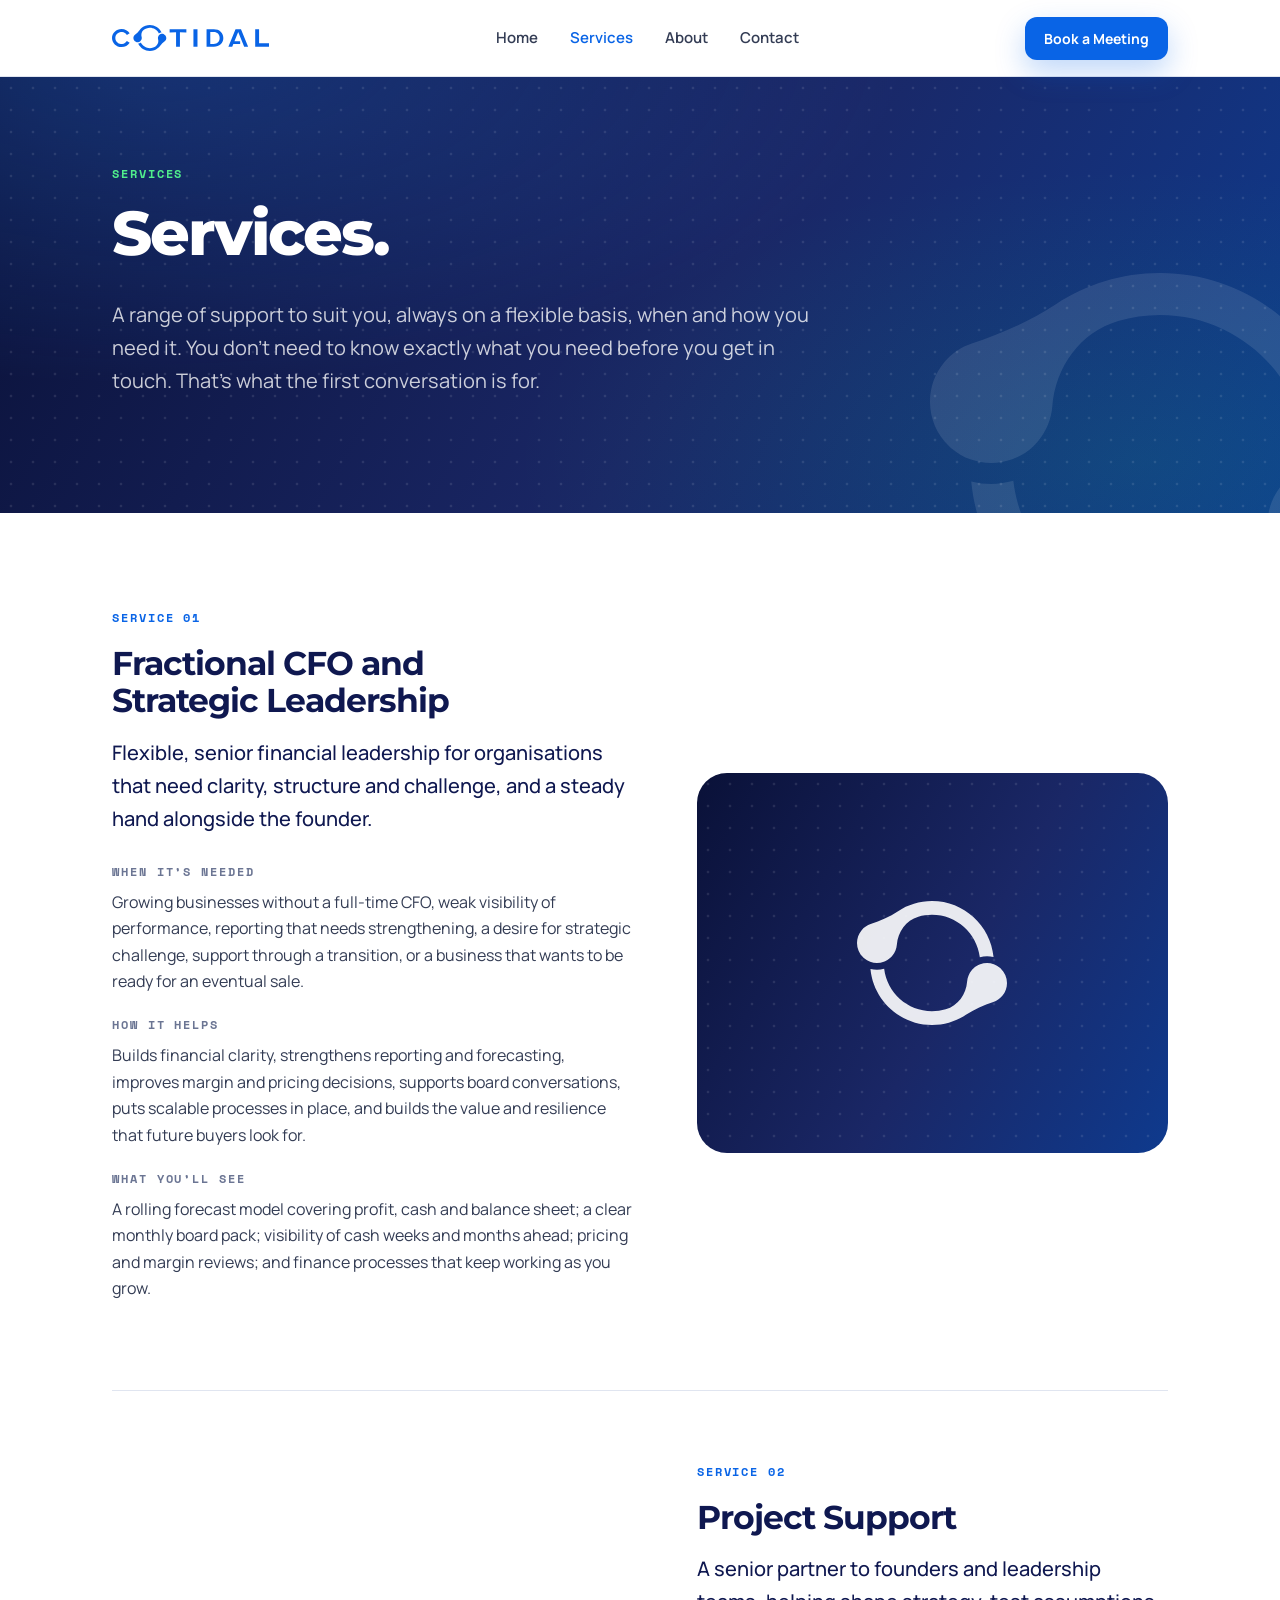
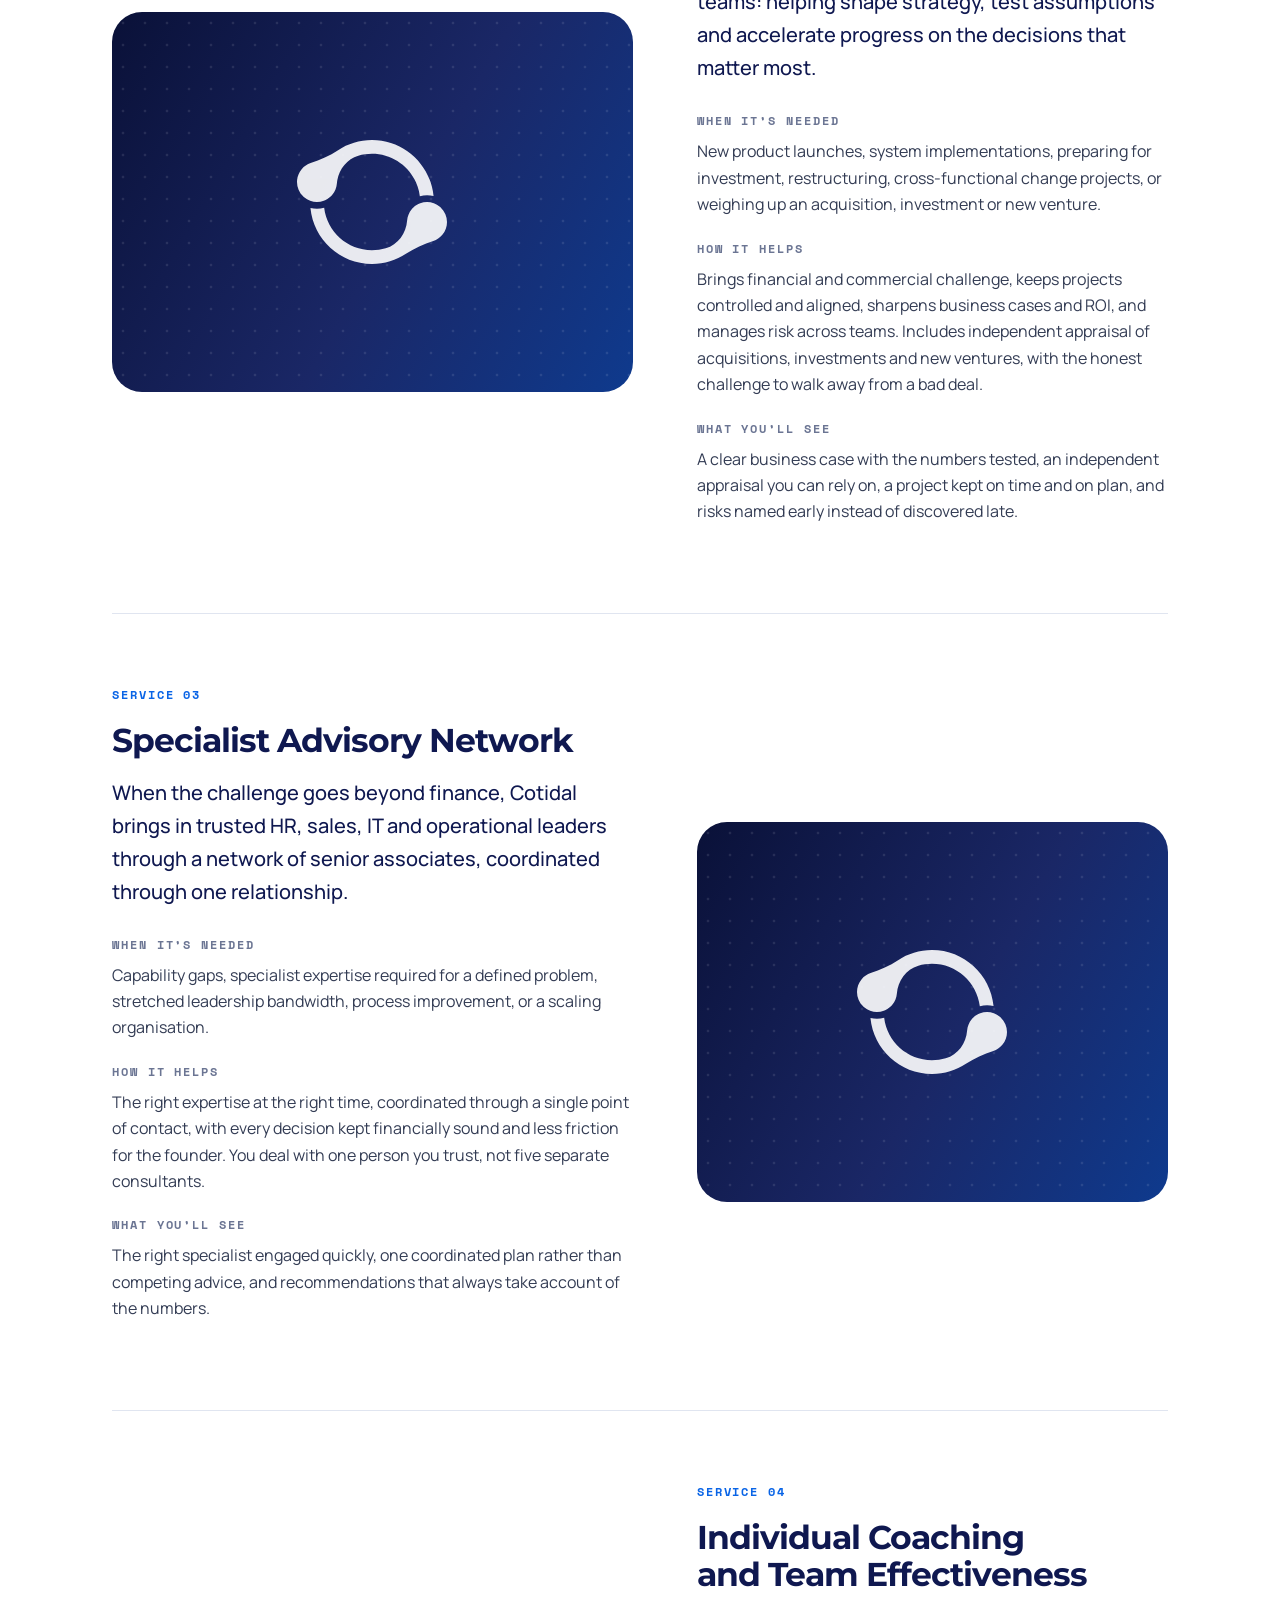
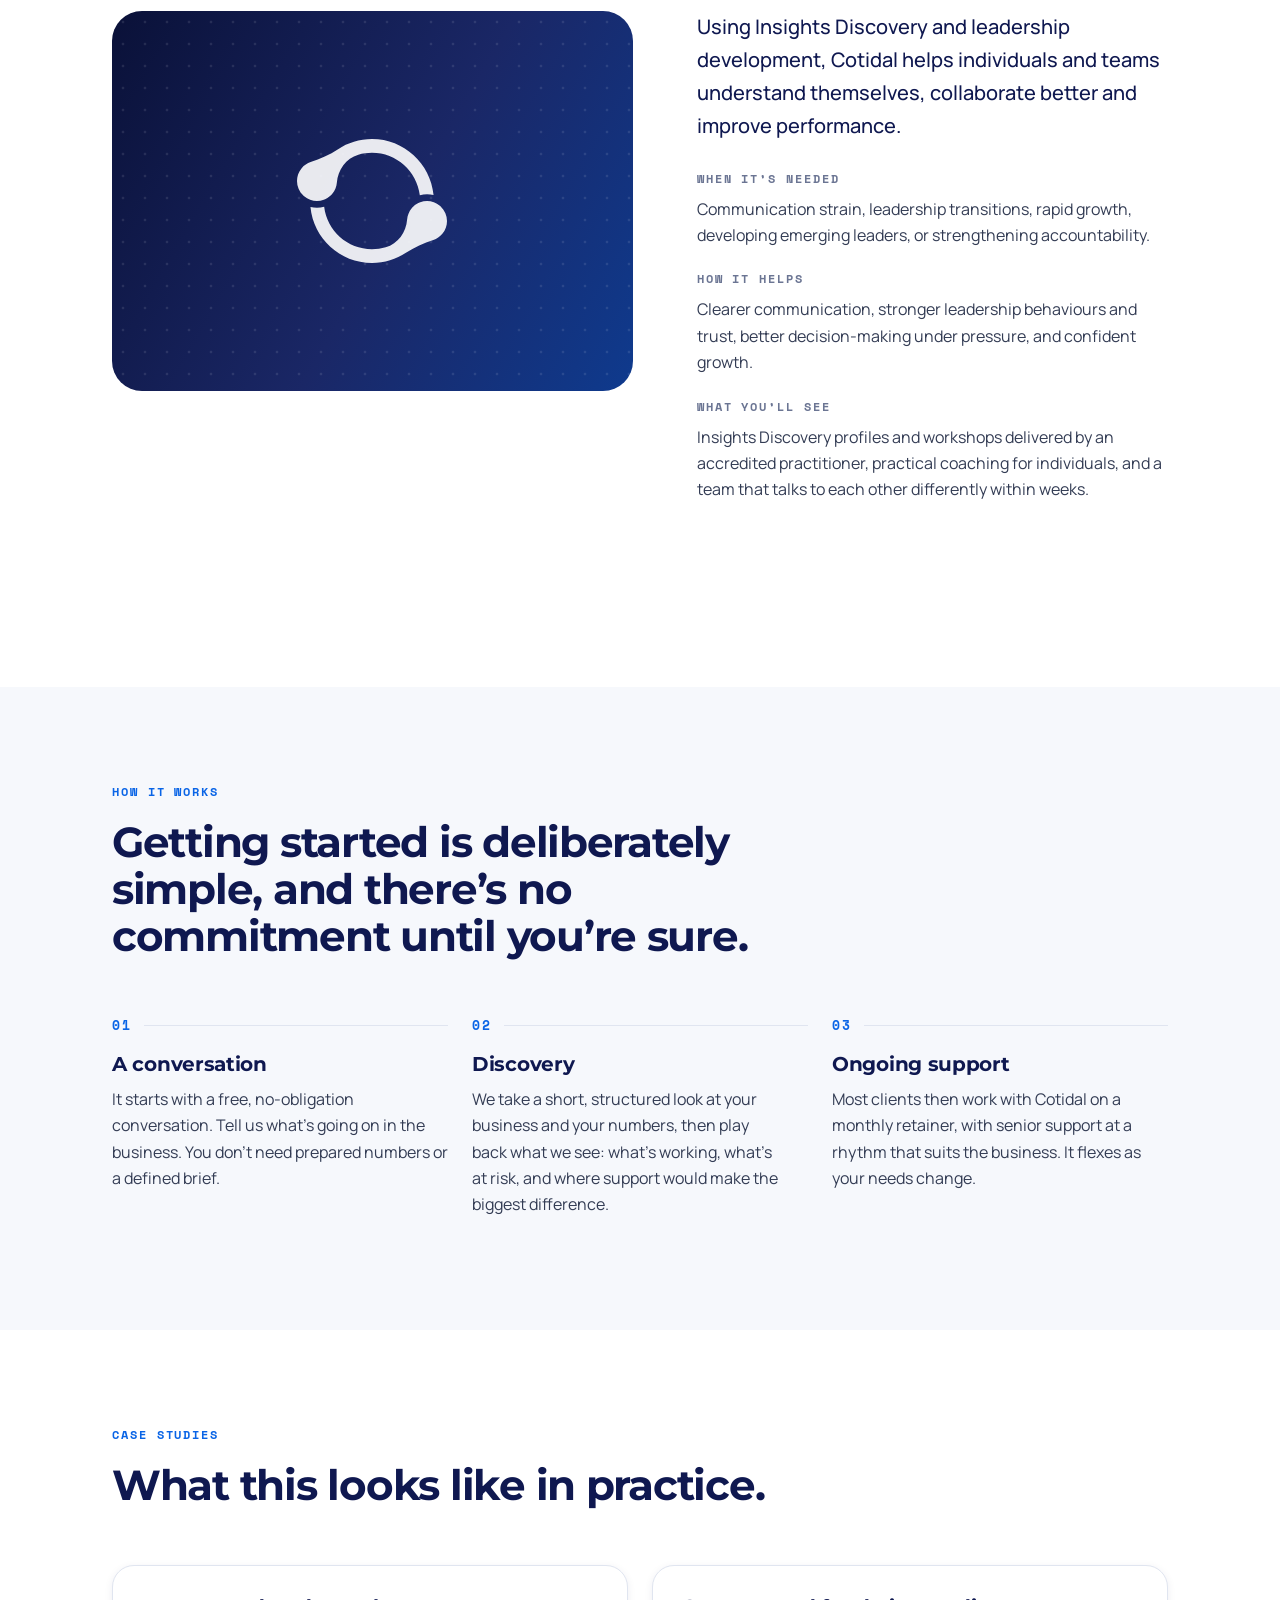
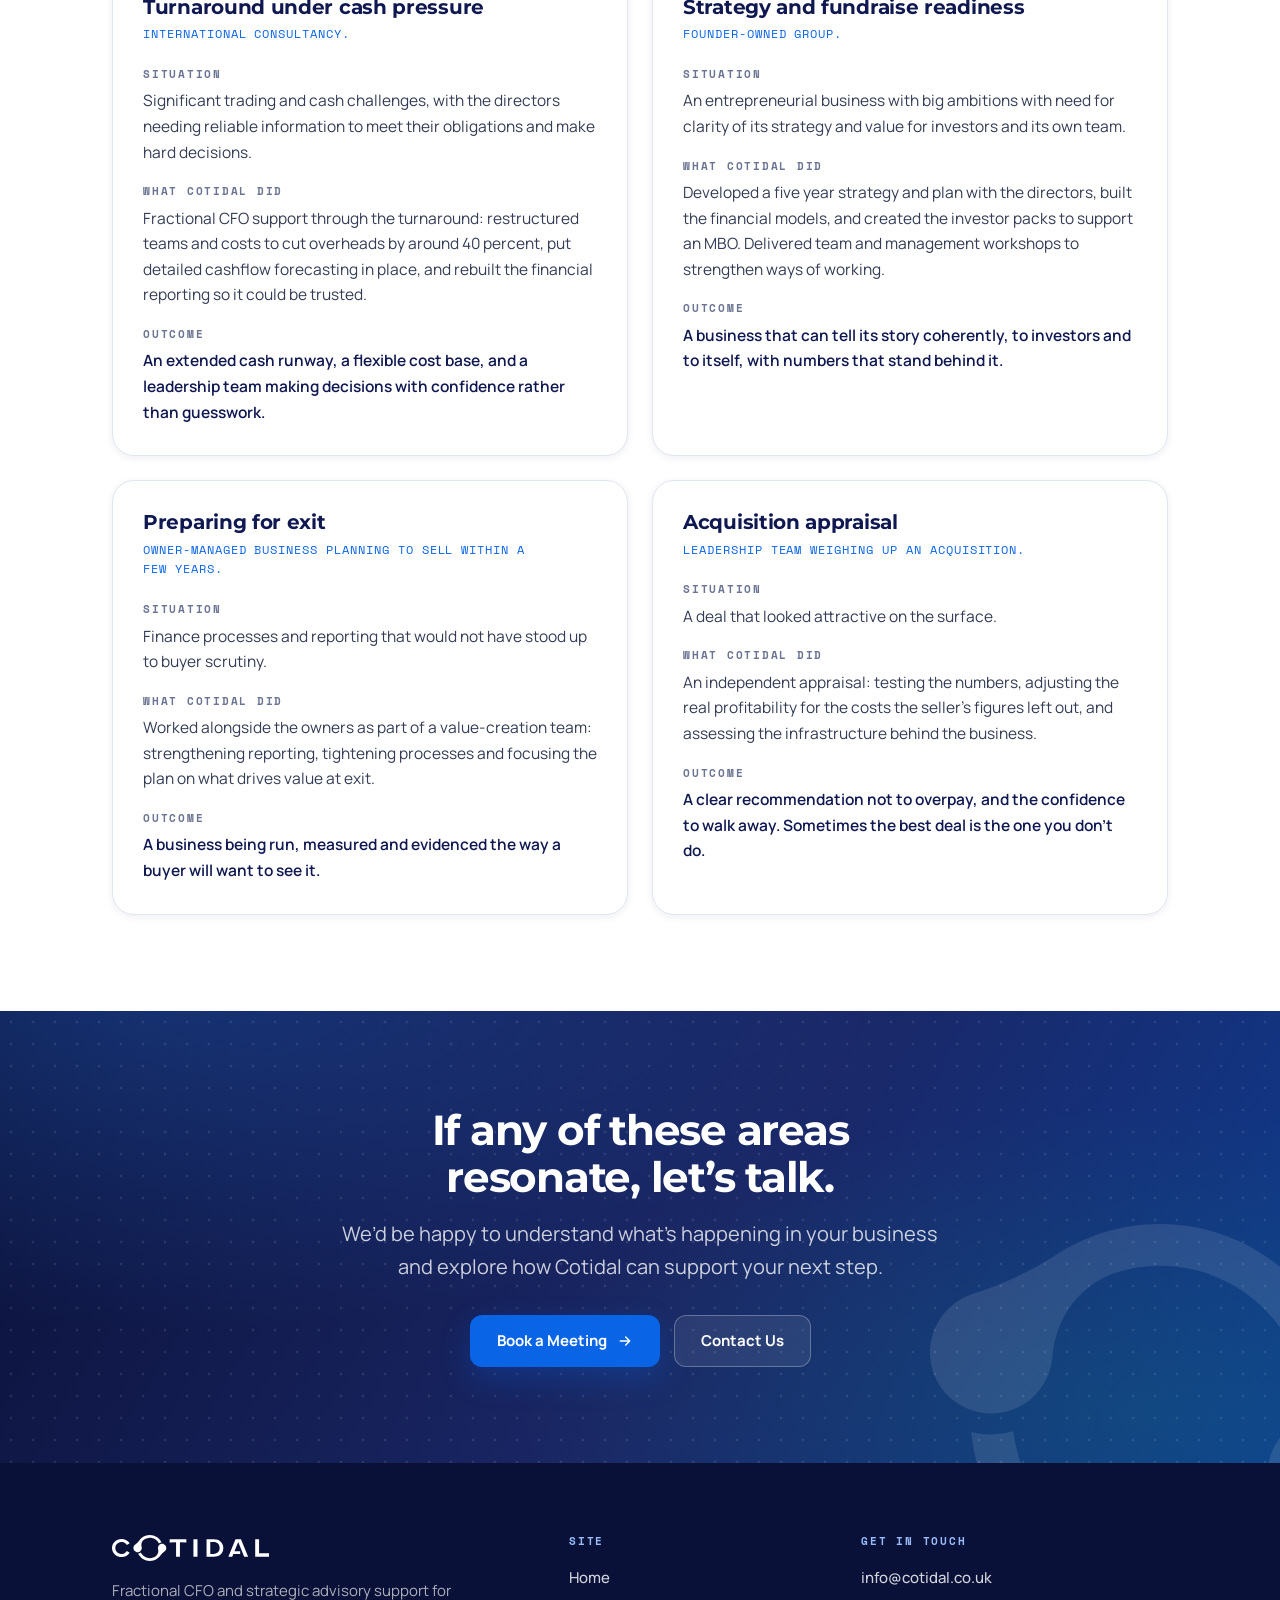
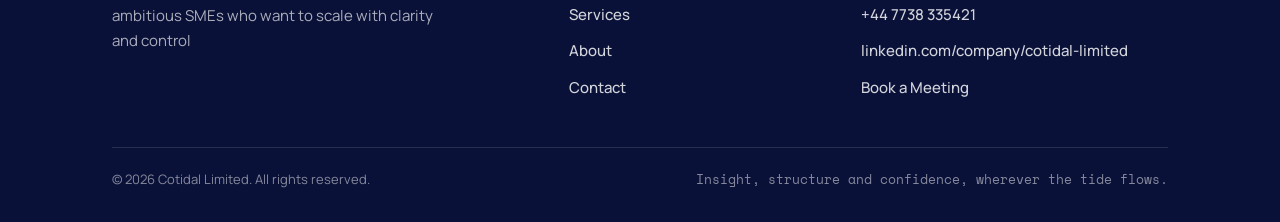
<file: services.html>
<!DOCTYPE html>
<html lang="en-GB">
<head>
<meta charset="utf-8">
<meta name="viewport" content="width=device-width, initial-scale=1">
<title>Services | Cotidal</title>
<meta name="description" content="Fractional CFO leadership, project support, a specialist advisory network, and coaching for individuals and teams.">
<link rel="icon" href="assets/favicon.png">
<link rel="stylesheet" href="assets/site.css">
</head>
<body>
<header class="nav">
  <div class="nav-inner">
    <a class="nav-logo" href="index.html" aria-label="Cotidal home"><img src="assets/cotidal-horizontal-main.svg" alt="Cotidal"></a>
    <button class="nav-toggle" id="navToggle" aria-label="Menu" aria-expanded="false"><svg viewBox="0 0 24 24" width="22" height="22" fill="none" stroke="currentColor" stroke-width="2" stroke-linecap="round"><path d="M4 7h16M4 12h16M4 17h16"/></svg></button>
    <nav class="nav-links" id="navLinks" data-open="false">
      <a href="index.html">Home</a>
      <a href="services.html" aria-current="page">Services</a>
      <a href="about.html">About</a>
      <a href="contact.html">Contact</a>
    </nav>
    <a class="btn btn-primary btn-sm" href="https://cal.com/tom-fitzgerald-seh8ar" target="_blank" rel="noopener">Book a Meeting</a>
  </div>
</header>
<main>

<section class="tide" style="padding:88px 0 96px">
  <div class="dots-layer"></div>
  <img class="orbit-mark" src="assets/cotidal-icon-whiteout.svg" alt="">
  <div class="wrap on-navy">
    <p class="eyebrow on-navy">SERVICES</p>
    <h1>Services.</h1>
    <p class="lead" style="max-width:700px;margin-top:20px">A range of support to suit you, always on a flexible basis, when and how you need it. You don&rsquo;t need to know exactly what you need before you get in touch. That&rsquo;s what the first conversation is for.</p>
  </div>
</section>

<section>
  <div class="wrap">
    <article class="svc" id="fractional-cfo">
      <div class="svc-text">
        <p class="eyebrow">SERVICE 01</p>
        <h2 style="font-size:clamp(26px,2.6vw,34px)">Fractional CFO and Strategic Leadership</h2>
        <p class="lead" style="color:var(--text-strong);font-weight:500">Flexible, senior financial leadership for organisations that need clarity, structure and challenge, and a steady hand alongside the founder.</p>
        <dl class="svc-detail">
          <dt>When it&rsquo;s needed</dt><dd>Growing businesses without a full-time CFO, weak visibility of performance, reporting that needs strengthening, a desire for strategic challenge, support through a transition, or a business that wants to be ready for an eventual sale.</dd>
          <dt>How it helps</dt><dd>Builds financial clarity, strengthens reporting and forecasting, improves margin and pricing decisions, supports board conversations, puts scalable processes in place, and builds the value and resilience that future buyers look for.</dd>
          <dt>What you&rsquo;ll see</dt><dd>A rolling forecast model covering profit, cash and balance sheet; a clear monthly board pack; visibility of cash weeks and months ahead; pricing and margin reviews; and finance processes that keep working as you grow.</dd>
        </dl>
      </div>
      <div class="svc-art">
        <div class="dots-layer"></div>
        <img src="assets/cotidal-icon-whiteout.svg" alt="" style="width:150px;opacity:0.9;position:relative">
      </div>
    </article>
    <article class="svc flip" id="project-support">
      <div class="svc-text">
        <p class="eyebrow">SERVICE 02</p>
        <h2 style="font-size:clamp(26px,2.6vw,34px)">Project Support</h2>
        <p class="lead" style="color:var(--text-strong);font-weight:500">A senior partner to founders and leadership teams: helping shape strategy, test assumptions and accelerate progress on the decisions that matter most.</p>
        <dl class="svc-detail">
          <dt>When it&rsquo;s needed</dt><dd>New product launches, system implementations, preparing for investment, restructuring, cross-functional change projects, or weighing up an acquisition, investment or new venture.</dd>
          <dt>How it helps</dt><dd>Brings financial and commercial challenge, keeps projects controlled and aligned, sharpens business cases and ROI, and manages risk across teams. Includes independent appraisal of acquisitions, investments and new ventures, with the honest challenge to walk away from a bad deal.</dd>
          <dt>What you&rsquo;ll see</dt><dd>A clear business case with the numbers tested, an independent appraisal you can rely on, a project kept on time and on plan, and risks named early instead of discovered late.</dd>
        </dl>
      </div>
      <div class="svc-art">
        <div class="dots-layer"></div>
        <img src="assets/cotidal-icon-whiteout.svg" alt="" style="width:150px;opacity:0.9;position:relative">
      </div>
    </article>
    <article class="svc" id="advisory-network">
      <div class="svc-text">
        <p class="eyebrow">SERVICE 03</p>
        <h2 style="font-size:clamp(26px,2.6vw,34px)">Specialist Advisory Network</h2>
        <p class="lead" style="color:var(--text-strong);font-weight:500">When the challenge goes beyond finance, Cotidal brings in trusted HR, sales, IT and operational leaders through a network of senior associates, coordinated through one relationship.</p>
        <dl class="svc-detail">
          <dt>When it&rsquo;s needed</dt><dd>Capability gaps, specialist expertise required for a defined problem, stretched leadership bandwidth, process improvement, or a scaling organisation.</dd>
          <dt>How it helps</dt><dd>The right expertise at the right time, coordinated through a single point of contact, with every decision kept financially sound and less friction for the founder. You deal with one person you trust, not five separate consultants.</dd>
          <dt>What you&rsquo;ll see</dt><dd>The right specialist engaged quickly, one coordinated plan rather than competing advice, and recommendations that always take account of the numbers.</dd>
        </dl>
      </div>
      <div class="svc-art">
        <div class="dots-layer"></div>
        <img src="assets/cotidal-icon-whiteout.svg" alt="" style="width:150px;opacity:0.9;position:relative">
      </div>
    </article>
    <article class="svc flip" id="coaching">
      <div class="svc-text">
        <p class="eyebrow">SERVICE 04</p>
        <h2 style="font-size:clamp(26px,2.6vw,34px)">Individual Coaching and Team Effectiveness</h2>
        <p class="lead" style="color:var(--text-strong);font-weight:500">Using Insights Discovery and leadership development, Cotidal helps individuals and teams understand themselves, collaborate better and improve performance.</p>
        <dl class="svc-detail">
          <dt>When it&rsquo;s needed</dt><dd>Communication strain, leadership transitions, rapid growth, developing emerging leaders, or strengthening accountability.</dd>
          <dt>How it helps</dt><dd>Clearer communication, stronger leadership behaviours and trust, better decision-making under pressure, and confident growth.</dd>
          <dt>What you&rsquo;ll see</dt><dd>Insights Discovery profiles and workshops delivered by an accredited practitioner, practical coaching for individuals, and a team that talks to each other differently within weeks.</dd>
        </dl>
      </div>
      <div class="svc-art">
        <div class="dots-layer"></div>
        <img src="assets/cotidal-icon-whiteout.svg" alt="" style="width:150px;opacity:0.9;position:relative">
      </div>
    </article>
  </div>
</section>

<section class="bg-subtle">
  <div class="wrap">
    <div class="section-head">
      <p class="eyebrow">HOW IT WORKS</p>
      <h2>Getting started is deliberately simple, and there&rsquo;s no commitment until you&rsquo;re sure.</h2>
    </div>
    <div class="grid grid-3">
      <div>
        <div class="step-num">01</div>
        <h3 style="font-size:var(--text-lg)">A conversation</h3>
        <p style="line-height:var(--leading-relaxed)">It starts with a free, no-obligation conversation. Tell us what&rsquo;s going on in the business. You don&rsquo;t need prepared numbers or a defined brief.</p>
      </div>
      <div>
        <div class="step-num">02</div>
        <h3 style="font-size:var(--text-lg)">Discovery</h3>
        <p style="line-height:var(--leading-relaxed)">We take a short, structured look at your business and your numbers, then play back what we see: what&rsquo;s working, what&rsquo;s at risk, and where support would make the biggest difference.</p>
      </div>
      <div>
        <div class="step-num">03</div>
        <h3 style="font-size:var(--text-lg)">Ongoing support</h3>
        <p style="line-height:var(--leading-relaxed)">Most clients then work with Cotidal on a monthly retainer, with senior support at a rhythm that suits the business. It flexes as your needs change.</p>
      </div>
    </div>
  </div>
</section>

<section>
  <div class="wrap">
    <div class="section-head">
      <p class="eyebrow">CASE STUDIES</p>
      <h2>What this looks like in practice.</h2>
    </div>
    <div class="grid grid-2">
      <article class="card case">
        <h3 style="margin-bottom:6px">Turnaround under cash pressure</h3>
        <p style="font-family:var(--font-mono);font-size:12px;letter-spacing:0.08em;text-transform:uppercase;color:var(--primary);margin-bottom:22px">International consultancy.</p>
        <dl style="margin:0">
          <dt>Situation</dt><dd>Significant trading and cash challenges, with the directors needing reliable information to meet their obligations and make hard decisions.</dd>
          <dt>What Cotidal did</dt><dd>Fractional CFO support through the turnaround: restructured teams and costs to cut overheads by around 40 percent, put detailed cashflow forecasting in place, and rebuilt the financial reporting so it could be trusted.</dd>
          <dt>Outcome</dt><dd class="outcome">An extended cash runway, a flexible cost base, and a leadership team making decisions with confidence rather than guesswork.</dd>
        </dl>
      </article>
      <article class="card case">
        <h3 style="margin-bottom:6px">Strategy and fundraise readiness</h3>
        <p style="font-family:var(--font-mono);font-size:12px;letter-spacing:0.08em;text-transform:uppercase;color:var(--primary);margin-bottom:22px">Founder-owned group.</p>
        <dl style="margin:0">
          <dt>Situation</dt><dd>An entrepreneurial business with big ambitions with need for clarity of its strategy and value for investors and its own team.</dd>
          <dt>What Cotidal did</dt><dd>Developed a five year strategy and plan with the directors, built the financial models, and created the investor packs to support an MBO. Delivered team and management workshops to strengthen ways of working.</dd>
          <dt>Outcome</dt><dd class="outcome">A business that can tell its story coherently, to investors and to itself, with numbers that stand behind it.</dd>
        </dl>
      </article>
      <article class="card case">
        <h3 style="margin-bottom:6px">Preparing for exit</h3>
        <p style="font-family:var(--font-mono);font-size:12px;letter-spacing:0.08em;text-transform:uppercase;color:var(--primary);margin-bottom:22px">Owner-managed business planning to sell within a few years.</p>
        <dl style="margin:0">
          <dt>Situation</dt><dd>Finance processes and reporting that would not have stood up to buyer scrutiny.</dd>
          <dt>What Cotidal did</dt><dd>Worked alongside the owners as part of a value-creation team: strengthening reporting, tightening processes and focusing the plan on what drives value at exit.</dd>
          <dt>Outcome</dt><dd class="outcome">A business being run, measured and evidenced the way a buyer will want to see it.</dd>
        </dl>
      </article>
      <article class="card case">
        <h3 style="margin-bottom:6px">Acquisition appraisal</h3>
        <p style="font-family:var(--font-mono);font-size:12px;letter-spacing:0.08em;text-transform:uppercase;color:var(--primary);margin-bottom:22px">Leadership team weighing up an acquisition.</p>
        <dl style="margin:0">
          <dt>Situation</dt><dd>A deal that looked attractive on the surface.</dd>
          <dt>What Cotidal did</dt><dd>An independent appraisal: testing the numbers, adjusting the real profitability for the costs the seller&rsquo;s figures left out, and assessing the infrastructure behind the business.</dd>
          <dt>Outcome</dt><dd class="outcome">A clear recommendation not to overpay, and the confidence to walk away. Sometimes the best deal is the one you don&rsquo;t do.</dd>
        </dl>
      </article>
    </div>
  </div>
</section>

<section class="tide">
  <div class="dots-layer"></div>
  <img class="orbit-mark" src="assets/cotidal-icon-whiteout.svg" alt="">
  <div class="wrap on-navy" style="text-align:center;max-width:820px">
    <h2 style="margin-bottom:16px">If any of these areas resonate, let&rsquo;s talk.</h2>
    <p class="lead" style="margin:0 auto 32px;max-width:620px">We&rsquo;d be happy to understand what&rsquo;s happening in your business and explore how Cotidal can support your next step.</p>
    <div class="btn-row" style="justify-content:center"><a class="btn btn-primary" href="https://cal.com/tom-fitzgerald-seh8ar" target="_blank" rel="noopener">Book a Meeting <svg viewBox="0 0 24 24" width="16" height="16" fill="none" stroke="currentColor" stroke-width="2.2" stroke-linecap="round" stroke-linejoin="round"><path d="M5 12h13M13 6l6 6-6 6"/></svg></a><a class="btn btn-ghost-inverse" href="contact.html">Contact Us</a></div>
  </div>
</section>

</main>
<footer class="footer">
  <div class="wrap">
    <div class="footer-grid">
      <div>
        <img class="logo" src="assets/cotidal-horizontal-whiteout.svg" alt="Cotidal">
        <p style="margin-top:18px">Fractional CFO and strategic advisory support for ambitious SMEs who want to scale with clarity and control</p>
      </div>
      <div>
        <h4>Site</h4>
        <ul>
          <li><a href="index.html">Home</a></li>
          <li><a href="services.html">Services</a></li>
          <li><a href="about.html">About</a></li>
          <li><a href="contact.html">Contact</a></li>
        </ul>
      </div>
      <div>
        <h4>Get in touch</h4>
        <ul>
          <li><a href="mailto:info@cotidal.co.uk">info@cotidal.co.uk</a></li>
          <li><a href="tel:+447738335421">+44 7738 335421</a></li>
          <li><a href="https://www.linkedin.com/company/cotidal-limited" target="_blank" rel="noopener">linkedin.com/company/cotidal-limited</a></li>
          <li><a href="https://cal.com/tom-fitzgerald-seh8ar" target="_blank" rel="noopener">Book a Meeting</a></li>
        </ul>
      </div>
    </div>
    <div class="footer-base">
      <span>&copy; 2026 Cotidal Limited. All rights reserved.</span>
      <span class="mono">Insight, structure and confidence, wherever the tide flows.</span>
    </div>
  </div>
</footer>
<script src="assets/site.js"></script>
</body>
</html>
</file>
<file: assets/site.css>
/* Cotidal marketing site — built on the Cotidal Design System tokens */
@import url('./tokens/fonts.css');
@import url('./tokens/colors.css');
@import url('./tokens/typography.css');
@import url('./tokens/spacing.css');
@import url('./tokens/base.css');

html { scroll-behavior: smooth; scroll-padding-top: 96px; }
body { background: var(--color-bg); }
img { max-width: 100%; display: block; }

.wrap { max-width: var(--container-lg); margin: 0 auto; padding: 0 32px; }
.wrap-md { max-width: var(--container-md); margin: 0 auto; padding: 0 32px; }

section { padding: 96px 0; }
section.tight { padding: 72px 0; }
.bg-subtle { background: var(--color-bg-subtle); }
.bg-muted { background: var(--surface-muted); }

/* ---------- Type ---------- */
.eyebrow {
  font-family: var(--font-mono);
  font-size: var(--text-xs);
  font-weight: 700;
  letter-spacing: var(--tracking-eyebrow);
  text-transform: uppercase;
  color: var(--primary);
  margin: 0 0 18px;
}
.eyebrow.on-navy { color: var(--green-400); }
h1 { font-size: clamp(38px, 5.2vw, 62px); letter-spacing: var(--tracking-tighter); line-height: 1.06; }
h2 { font-size: clamp(30px, 3.4vw, 42px); letter-spacing: var(--tracking-tighter); }
h3 { font-size: var(--text-xl); }
.lead { font-size: var(--text-lg); line-height: var(--leading-relaxed); color: var(--text-body); }
.muted { color: var(--text-muted); }
.on-navy { color: var(--text-inverse); }
.on-navy h1, .on-navy h2, .on-navy h3 { color: var(--text-inverse); }
.on-navy p { color: rgba(255,255,255,0.78); }
.section-head { max-width: 720px; margin-bottom: 56px; }

/* ---------- Buttons ---------- */
.btn {
  display: inline-flex; align-items: center; justify-content: center; gap: 10px;
  font-family: var(--font-sans); font-size: 15px; font-weight: 700;
  padding: 14px 26px; border-radius: var(--radius-md);
  border: 1px solid transparent; cursor: pointer; text-decoration: none;
  transition: background var(--dur-base) var(--ease-out),
              color var(--dur-base) var(--ease-out),
              box-shadow var(--dur-base) var(--ease-out),
              transform var(--dur-base) var(--ease-out);
}
.btn:hover { text-decoration: none; }
.btn-primary { background: var(--primary); color: #fff; box-shadow: var(--shadow-brand); }
.btn-primary:hover { background: var(--primary-hover); transform: translateY(-1px); }
.btn-primary:active { background: var(--primary-press); transform: translateY(0); box-shadow: var(--shadow-sm); }
.btn-outline { background: transparent; color: var(--primary); border-color: var(--border-strong); }
.btn-outline:hover { background: var(--primary-soft); border-color: var(--border-brand); }
.btn-ghost-inverse { background: rgba(255,255,255,0.08); color: #fff; border-color: rgba(255,255,255,0.28); }
.btn-ghost-inverse:hover { background: rgba(255,255,255,0.16); }
.btn-sm { padding: 10px 18px; font-size: 14px; }
.btn-row { display: flex; flex-wrap: wrap; gap: 14px; }

.textlink { color: var(--primary); font-weight: 700; font-size: 15px; display: inline-flex; align-items: center; gap: 7px; }
.textlink svg { transition: transform var(--dur-base) var(--ease-out); }
.textlink:hover { text-decoration: none; }
.textlink:hover svg { transform: translateX(3px); }

/* ---------- Navy surfaces ---------- */
.tide {
  position: relative; overflow: hidden;
  background: var(--gradient-tide); color: var(--text-inverse);
}
.tide::before {
  content: ""; position: absolute; inset: -40% -10% auto -30%; height: 160%;
  background:
    radial-gradient(60% 70% at 30% 20%, rgba(45,123,240,0.30), transparent 70%),
    radial-gradient(50% 60% at 85% 80%, rgba(23,232,105,0.10), transparent 70%);
  pointer-events: none;
}
.tide > * { position: relative; z-index: 1; }
.dots-layer {
  position: absolute; inset: 0; color: #fff; pointer-events: none;
  background-image: radial-gradient(currentColor 1.5px, transparent 1.6px);
  background-size: 22px 22px; opacity: 0.10;
}
.orbit-mark {
  position: absolute; pointer-events: none; opacity: 0.10;
  right: -110px; bottom: -140px; width: 460px;
}

/* ---------- Nav ---------- */
.nav {
  position: sticky; top: 0; z-index: 60;
  background: rgba(255,255,255,0.86);
  backdrop-filter: blur(14px); -webkit-backdrop-filter: blur(14px);
  border-bottom: 1px solid var(--border);
}
.nav-inner {
  max-width: var(--container-lg); margin: 0 auto; padding: 0 32px;
  height: 76px; display: flex; align-items: center; justify-content: space-between; gap: 24px;
}
.nav-logo img { height: 26px; width: auto; }
.nav-links { display: flex; align-items: center; gap: 32px; }
.nav-links a {
  color: var(--text-body); font-weight: 600; font-size: 15px; text-decoration: none;
  transition: color var(--dur-base) var(--ease-out);
}
.nav-links a:hover { color: var(--primary); text-decoration: none; }
.nav-links a[aria-current="page"] { color: var(--primary); }
.nav-toggle {
  display: none; background: none; border: 1px solid var(--border-strong);
  border-radius: var(--radius-sm); padding: 8px; cursor: pointer; color: var(--text-strong);
}

/* ---------- Cards ---------- */
.card {
  background: var(--surface-card); border: 1px solid var(--border);
  border-radius: var(--radius-xl); padding: 30px;
  box-shadow: var(--shadow-sm);
  transition: box-shadow var(--dur-base) var(--ease-out), transform var(--dur-base) var(--ease-out);
}
.card-hover:hover { box-shadow: var(--shadow-lg); transform: translateY(-3px); }
.card h3 { margin-bottom: 10px; font-size: var(--text-lg); }
.card p { color: var(--text-body); font-size: 15.5px; line-height: var(--leading-relaxed); }
.card p:last-child { margin-bottom: 0; }
.card-navy {
  background: rgba(255,255,255,0.06); border: 1px solid var(--border-inverse);
  box-shadow: none; color: var(--text-inverse);
}

.icon-badge {
  width: 46px; height: 46px; border-radius: var(--radius-md);
  background: var(--primary-soft); color: var(--primary);
  display: flex; align-items: center; justify-content: center; margin-bottom: 20px;
}

.grid { display: grid; gap: 24px; }
.grid-2 { grid-template-columns: repeat(2, 1fr); }
.grid-3 { grid-template-columns: repeat(3, 1fr); }
.grid-4 { grid-template-columns: repeat(4, 1fr); }

/* ---------- Service detail blocks ---------- */
.svc {
  display: grid; grid-template-columns: 1.05fr 0.95fr;
  gap: 64px; align-items: center; padding: 72px 0;
  border-top: 1px solid var(--border);
}
.svc:first-of-type { border-top: 0; padding-top: 0; }
.svc.flip .svc-text { order: 2; }
.svc-detail { margin-top: 28px; }
.svc-detail dt {
  font-family: var(--font-mono); font-size: var(--text-xs); font-weight: 700;
  letter-spacing: var(--tracking-eyebrow); text-transform: uppercase;
  color: var(--text-muted); margin-bottom: 8px;
}
.svc-detail dd { margin: 0 0 22px; color: var(--text-body); line-height: var(--leading-relaxed); }
.svc-detail dd:last-child { margin-bottom: 0; }

.svc-art {
  position: relative; border-radius: var(--radius-2xl); overflow: hidden;
  min-height: 380px; background: var(--gradient-tide);
  display: flex; align-items: center; justify-content: center;
}

/* ---------- Steps ---------- */
.step-num {
  font-family: var(--font-mono); font-size: 13px; font-weight: 700;
  letter-spacing: var(--tracking-eyebrow); color: var(--primary);
  display: flex; align-items: center; gap: 12px; margin-bottom: 18px;
}
.step-num::after { content: ""; flex: 1; height: 1px; background: var(--border); }

/* ---------- Quote ---------- */
.quote {
  font-family: var(--font-display); font-weight: 600;
  font-size: clamp(24px, 3vw, 34px); line-height: 1.32;
  letter-spacing: var(--tracking-tight); color: var(--text-inverse);
  margin: 0 0 28px; text-wrap: pretty;
}
.logo-row {
  display: flex; flex-wrap: wrap; align-items: center; gap: 14px;
}
.logo-mark {
  font-family: var(--font-display); font-weight: 700; font-size: 15px;
  letter-spacing: 0.06em; text-transform: uppercase;
  color: rgba(255,255,255,0.62);
  border: 1px solid rgba(255,255,255,0.16); border-radius: var(--radius-md);
  padding: 14px 22px; background: rgba(255,255,255,0.04);
}

/* ---------- Case studies ---------- */
.case dt {
  font-family: var(--font-mono); font-size: 11px; font-weight: 700;
  letter-spacing: var(--tracking-eyebrow); text-transform: uppercase;
  color: var(--text-muted); margin-bottom: 6px;
}
.case dd { margin: 0 0 18px; font-size: 15.5px; line-height: var(--leading-relaxed); }
.case dd:last-child { margin-bottom: 0; }
.case .outcome { color: var(--text-strong); font-weight: 600; }

/* ---------- Forms ---------- */
.field { display: flex; flex-direction: column; gap: 8px; }
.field label { font-size: 14px; font-weight: 700; color: var(--text-strong); }
.field input, .field textarea {
  font-family: var(--font-sans); font-size: 15px; color: var(--text-strong);
  background: #fff; border: 1px solid var(--border-strong);
  border-radius: var(--radius-md); padding: 13px 15px; width: 100%;
  transition: border-color var(--dur-base) var(--ease-out), box-shadow var(--dur-base) var(--ease-out);
}
.field input:focus, .field textarea:focus {
  outline: none; border-color: var(--primary); box-shadow: var(--shadow-focus);
}
.field textarea { resize: vertical; min-height: 150px; }

.contact-list { list-style: none; margin: 0; padding: 0; display: flex; flex-direction: column; gap: 4px; }
.contact-list li { display: flex; gap: 16px; align-items: flex-start; padding: 18px 0; border-bottom: 1px solid var(--border); }
.contact-list .label { font-family: var(--font-mono); font-size: 11px; font-weight: 700; letter-spacing: var(--tracking-eyebrow); text-transform: uppercase; color: var(--text-muted); margin-bottom: 4px; }
.contact-list a, .contact-list span.val { font-size: 16px; font-weight: 600; color: var(--text-strong); }
.contact-list a:hover { color: var(--primary); text-decoration: none; }

/* ---------- Footer ---------- */
.footer { background: var(--navy-900); color: var(--text-inverse); padding: 72px 0 32px; }
.footer-grid { display: grid; grid-template-columns: 1.7fr 1fr 1.3fr; gap: 56px; }
.footer img.logo { height: 26px; width: auto; }
.footer p { color: rgba(255,255,255,0.66); font-size: 15px; line-height: var(--leading-relaxed); max-width: 340px; }
.footer h4 {
  font-family: var(--font-mono); font-size: 11px; font-weight: 700;
  letter-spacing: var(--tracking-eyebrow); text-transform: uppercase;
  color: var(--blue-300); margin: 0 0 18px;
}
.footer ul { list-style: none; margin: 0; padding: 0; display: flex; flex-direction: column; gap: 12px; }
.footer a { color: rgba(255,255,255,0.82); font-size: 15px; font-weight: 500; text-decoration: none; }
.footer a:hover { color: #fff; text-decoration: none; }
.footer-base {
  margin-top: 48px; padding-top: 22px; border-top: 1px solid rgba(255,255,255,0.12);
  display: flex; flex-wrap: wrap; gap: 12px; justify-content: space-between;
  color: rgba(255,255,255,0.5); font-size: 13px;
}
.footer-base .mono { font-family: var(--font-mono); }

/* ---------- Responsive ---------- */
@media (max-width: 960px) {
  section { padding: 72px 0; }
  .wrap, .wrap-md, .nav-inner { padding: 0 22px; }
  .grid-4 { grid-template-columns: repeat(2, 1fr); }
  .grid-3 { grid-template-columns: repeat(2, 1fr); }
  .svc { grid-template-columns: 1fr; gap: 32px; padding: 56px 0; }
  .svc.flip .svc-text { order: 0; }
  .svc-art { min-height: 240px; }
  .footer-grid { grid-template-columns: 1fr 1fr; gap: 36px; }
}
@media (max-width: 700px) {
  section { padding: 60px 0; }
  .grid-4, .grid-3, .grid-2 { grid-template-columns: 1fr; }
  .nav-links {
    position: absolute; top: 76px; left: 0; right: 0;
    flex-direction: column; align-items: flex-start; gap: 0;
    background: #fff; border-bottom: 1px solid var(--border);
    padding: 8px 22px 18px; box-shadow: var(--shadow-md);
  }
  .nav-links a { padding: 14px 0; width: 100%; border-bottom: 1px solid var(--border); }
  .nav-links[data-open="false"] { display: none; }
  .nav-toggle { display: flex; }
  .nav .btn { display: none; }
  .footer-grid { grid-template-columns: 1fr; }
  .orbit-mark { width: 300px; right: -80px; bottom: -100px; }
}
@media (prefers-reduced-motion: reduce) {
  * { animation: none !important; transition: none !important; }
  html { scroll-behavior: auto; }
}
</file>
